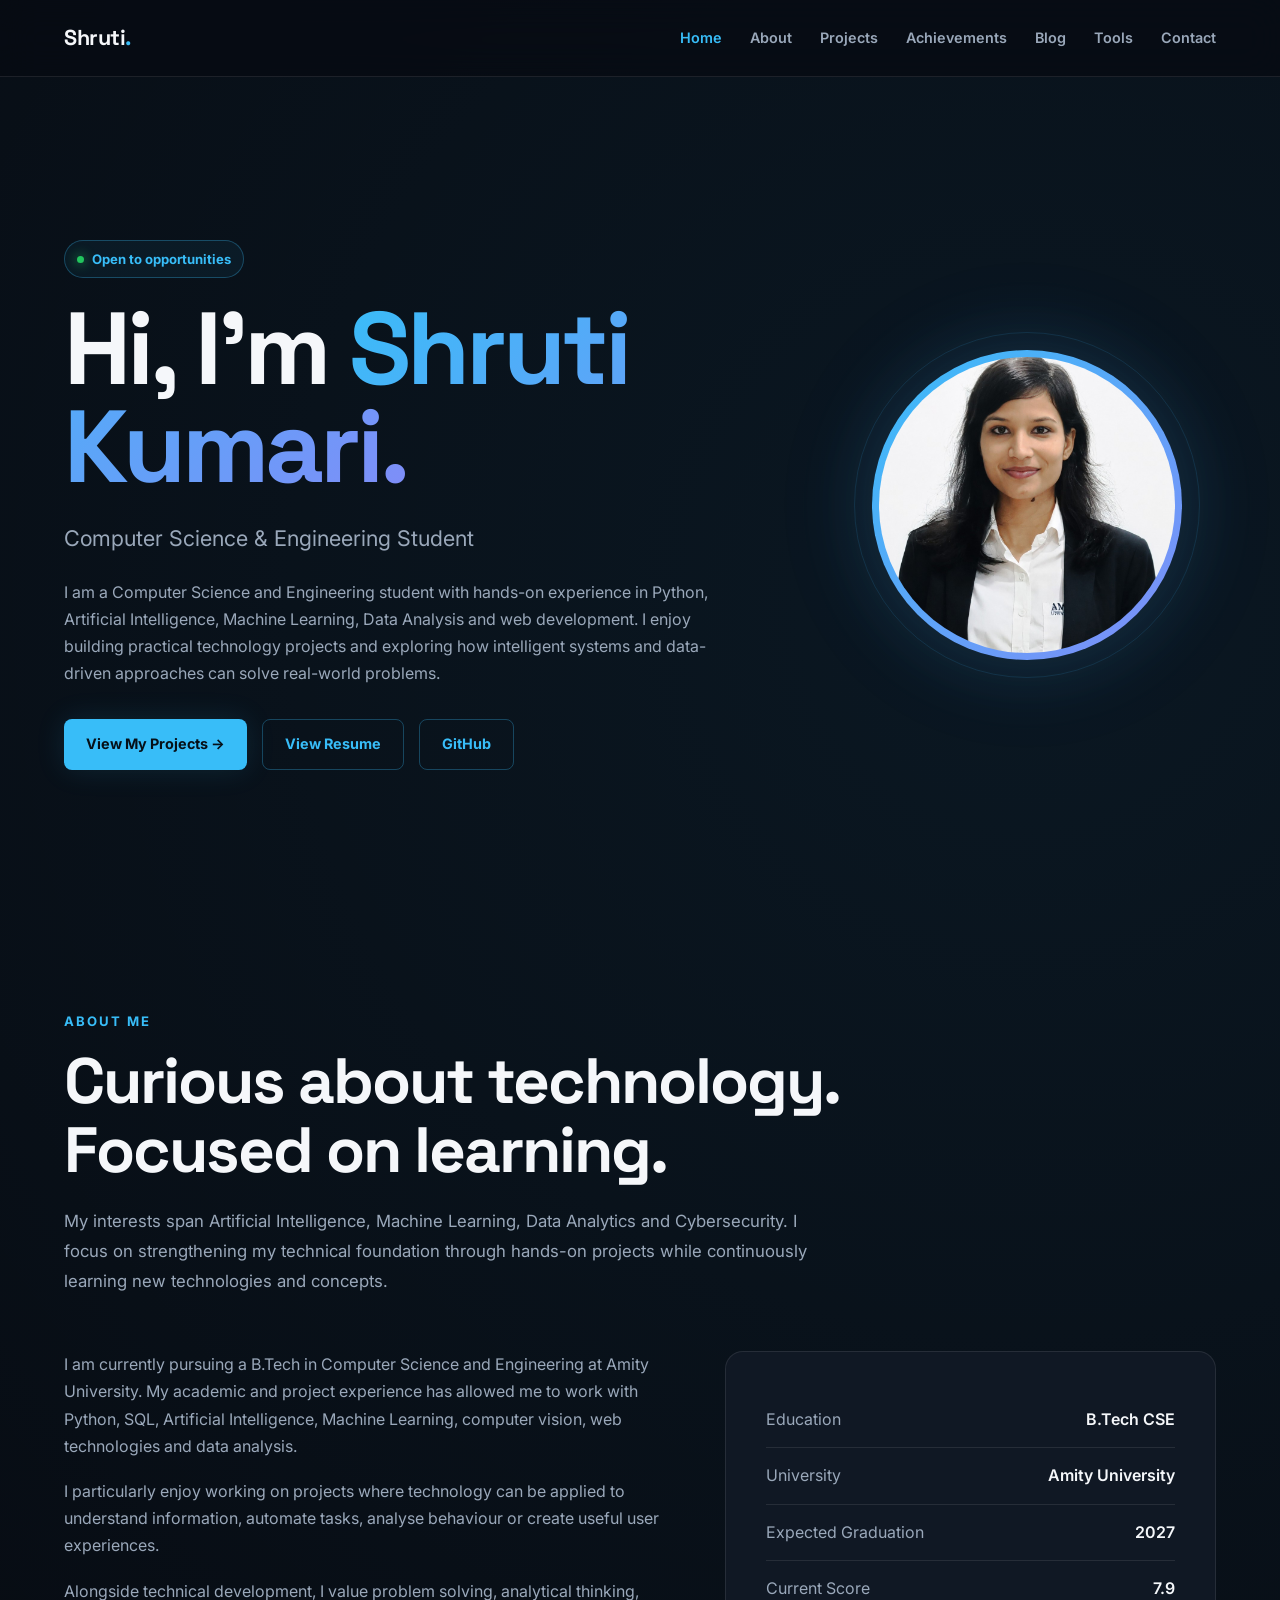
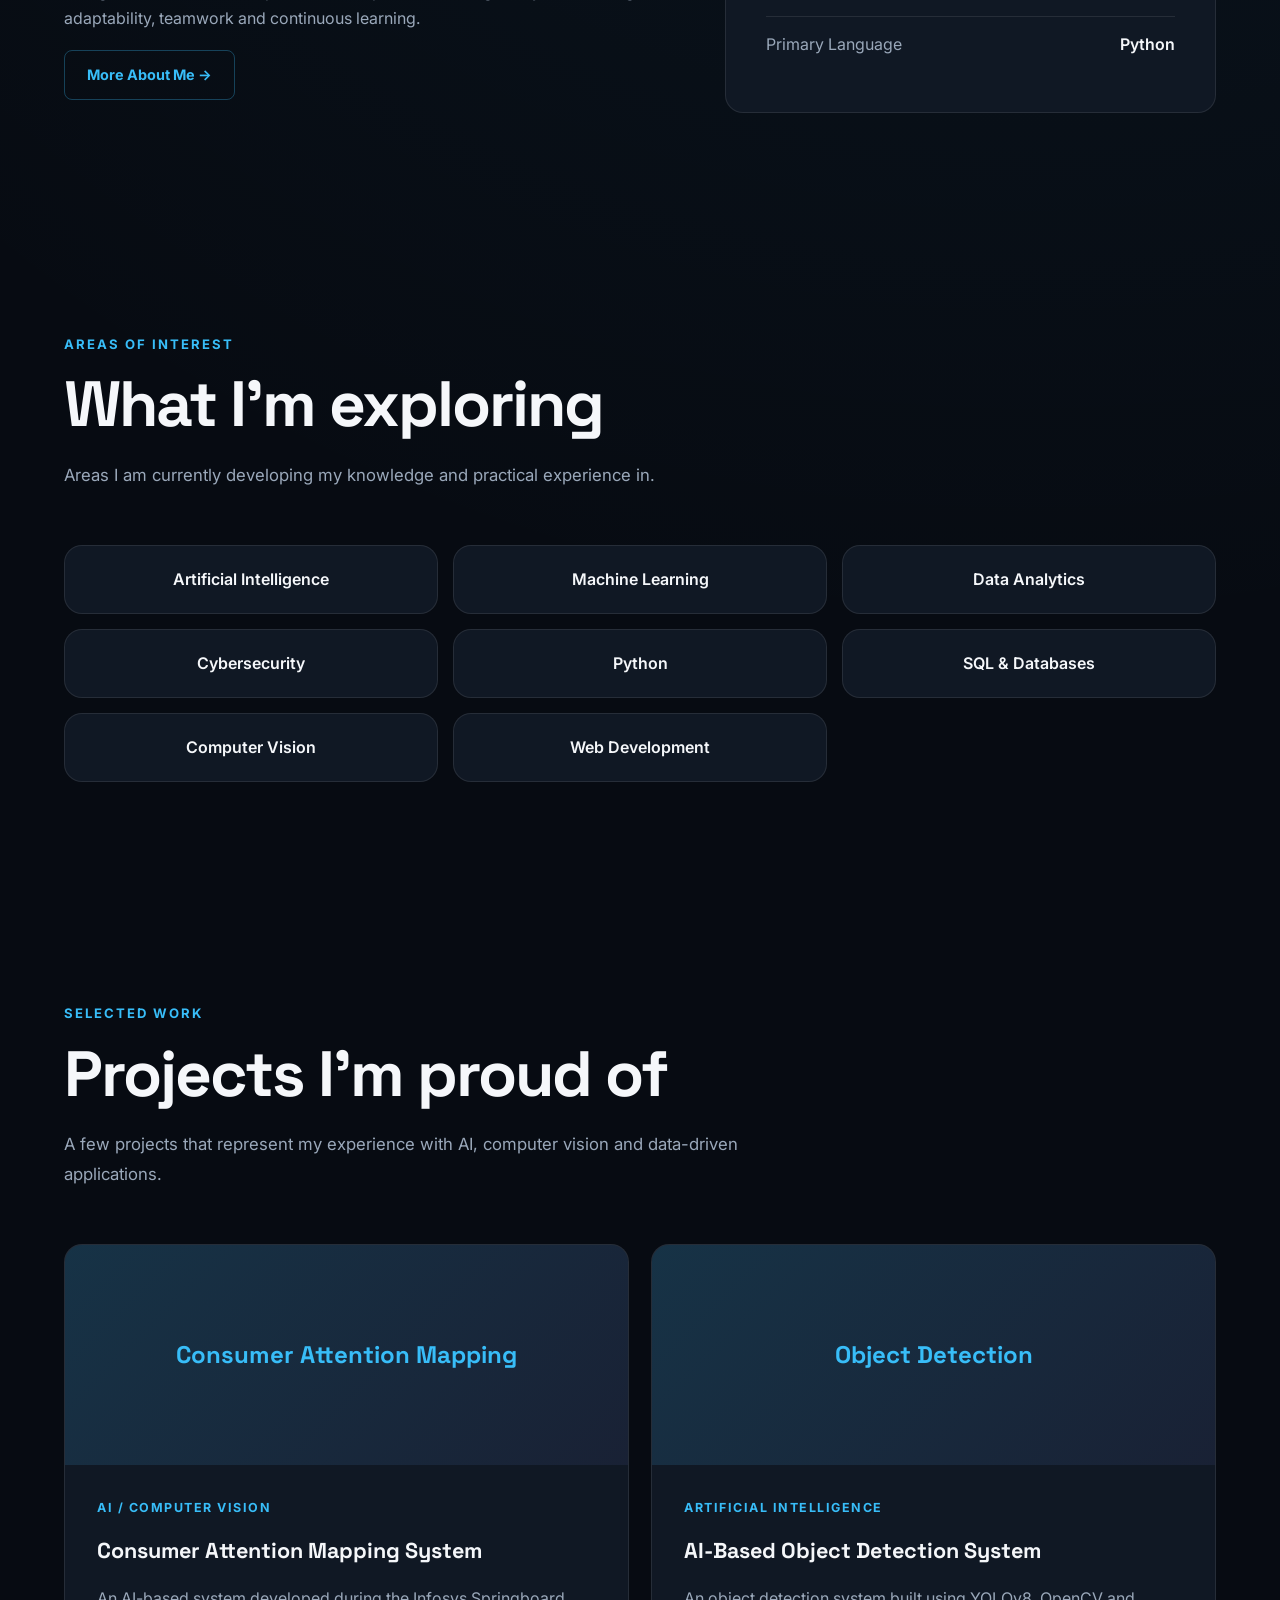
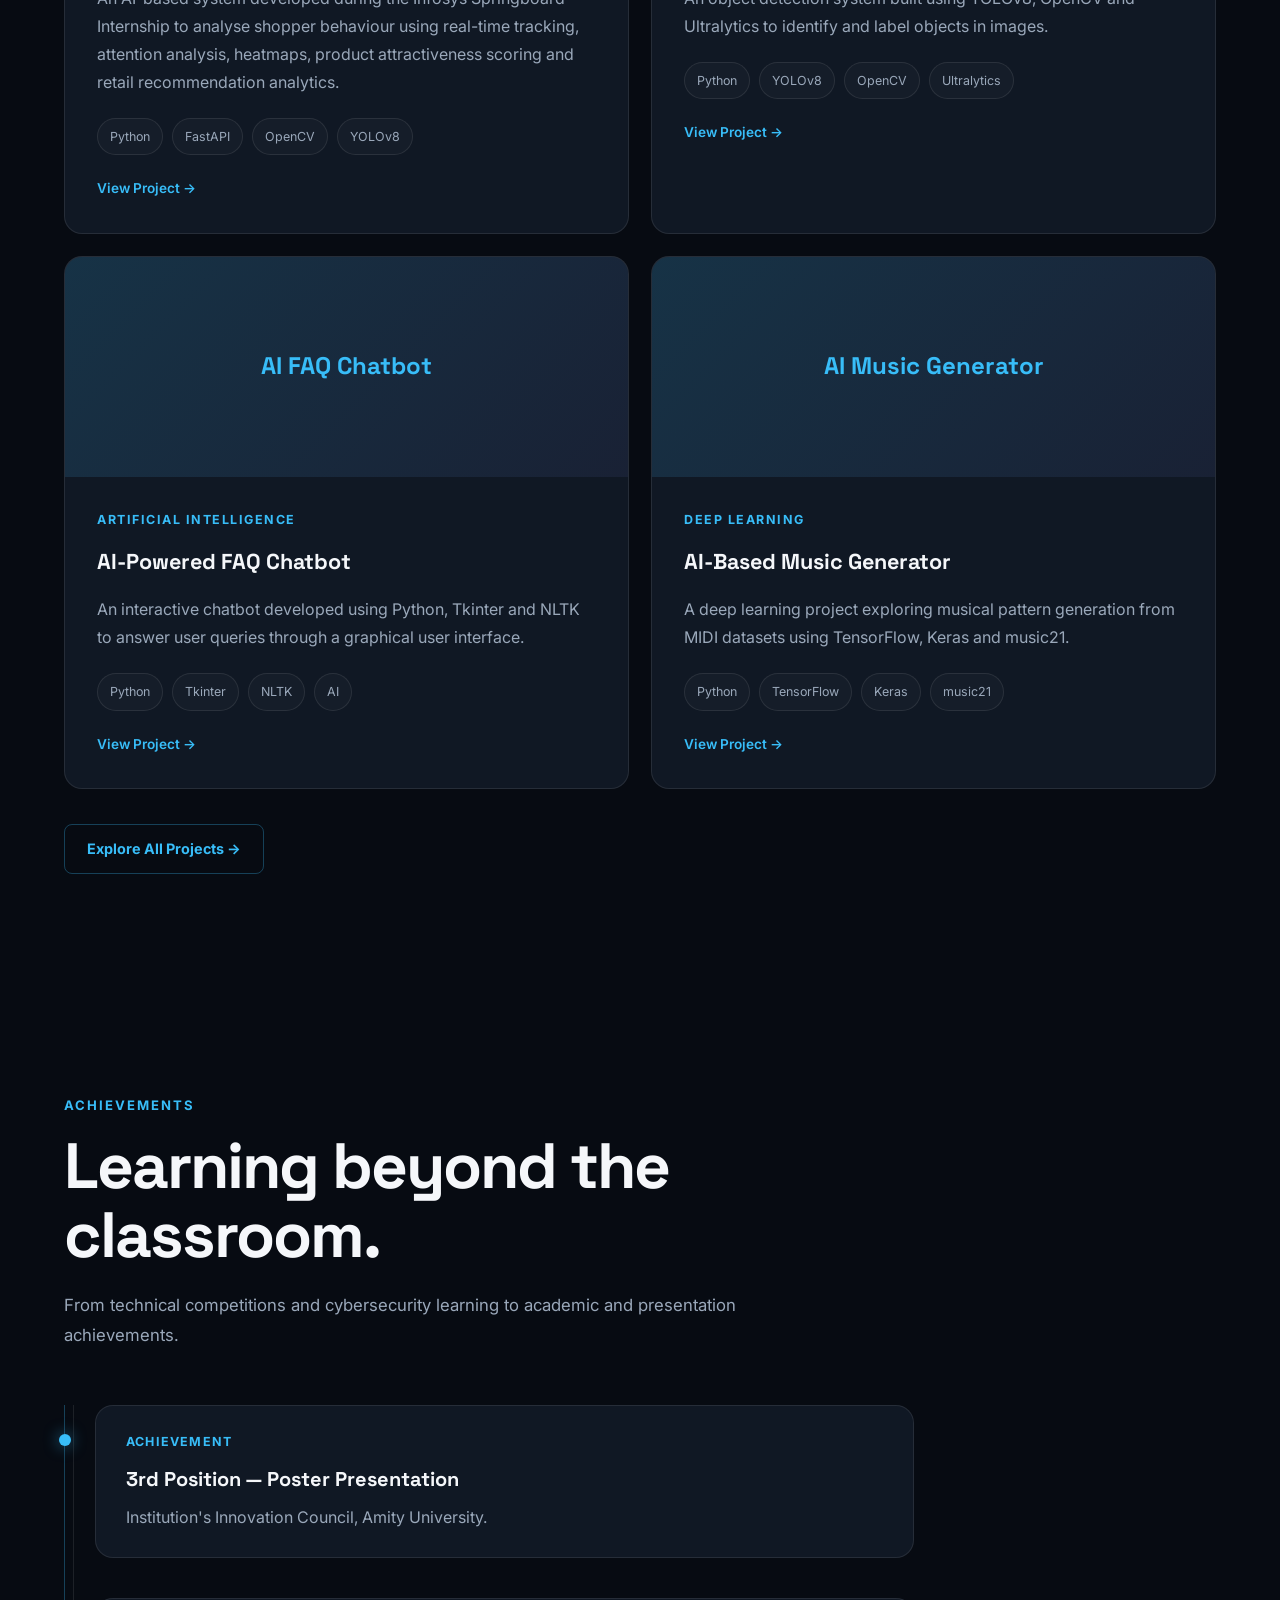
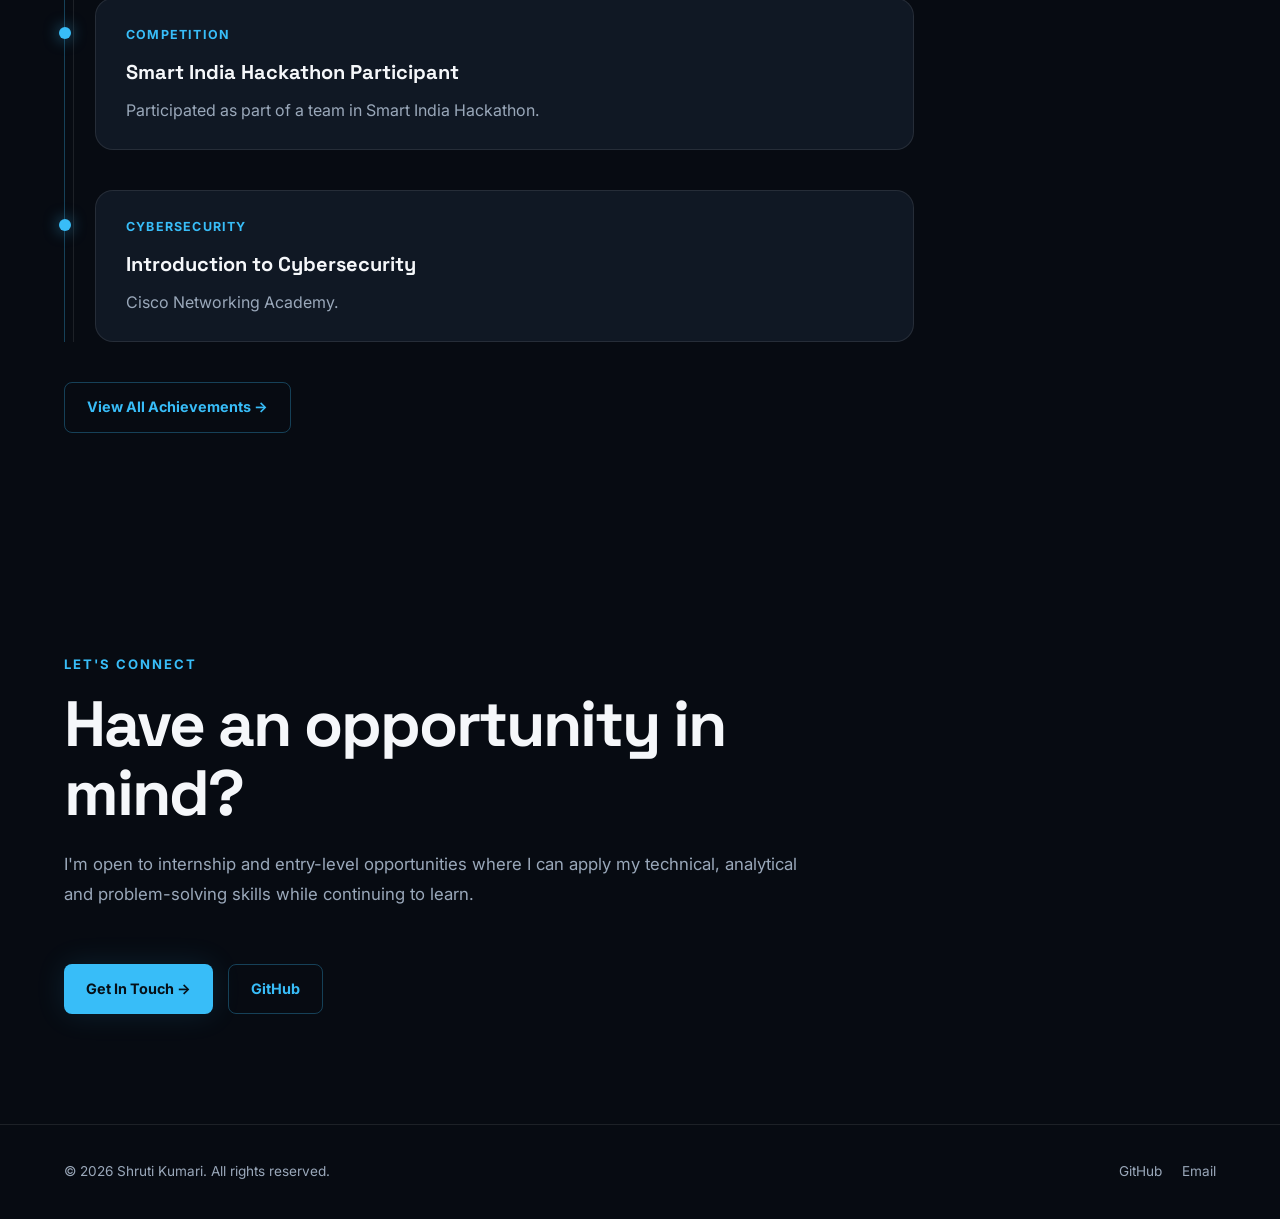
<file: index.html>
<!DOCTYPE html><html lang="en">
<head>
    <meta charset="UTF-8">
    <meta name="viewport" content="width=device-width, initial-scale=1.0"><meta name="description"
      content="Shruti Kumari — Computer Science and Engineering student interested in Artificial Intelligence, Machine Learning, Data Analytics and Cybersecurity.">

<meta name="author" content="Shruti Kumari">

<title>Shruti Kumari | CSE Student</title>

<link rel="stylesheet" href="css/style.css">

</head><body><!-- =========================
     NAVIGATION
========================= --><header class="navbar">
    <div class="container navbar-inner">    <a href="index.html" class="logo">
        Shruti<span>.</span>
    </a>

    <nav>
        <ul class="nav-links">
            <li>
                <a href="index.html" class="active">Home</a>
            </li>

            <li>
                <a href="about.html">About</a>
            </li>

            <li>
                <a href="projects.html">Projects</a>
            </li>

            <li>
                <a href="achievements.html">Achievements</a>
            </li>

            <li>
                <a href="blog.html">Blog</a>
            </li>

            <li>
                <a href="tools.html">Tools</a>
            </li>

            <li>
                <a href="contact.html">Contact</a>
            </li>
        </ul>
    </nav>

    <button class="menu-toggle" aria-label="Open navigation menu">
        ☰
    </button>

</div>

</header><!-- =========================
     HERO
========================= --><main><section class="hero"><div class="container hero-grid">

    <div class="hero-content">

        <div class="hero-eyebrow">
            Open to opportunities
        </div>

        <h1>
            Hi, I'm
            <span class="gradient-text">
                Shruti Kumari.
            </span>
        </h1>

        <p class="hero-subtitle">
            Computer Science & Engineering Student
        </p>

        <p class="hero-description">
            I am a Computer Science and Engineering student with hands-on
            experience in Python, Artificial Intelligence, Machine Learning,
            Data Analysis and web development. I enjoy building practical
            technology projects and exploring how intelligent systems and
            data-driven approaches can solve real-world problems.
        </p>

        <div class="hero-buttons">

            <a href="projects.html" class="btn btn-primary">
                View My Projects →
            </a>

            <a href="documents/resume.pdf"
               class="btn btn-outline"
               target="_blank">
                View Resume
            </a>

            <a href="https://github.com/Shruti142151"
               class="btn btn-outline"
               target="_blank"
               rel="noopener noreferrer">
                GitHub
            </a>

        </div>

    </div>


    <!-- PROFILE PHOTO -->

    <div class="profile-wrapper">

        <div class="profile-frame">

            <img src="images/profile.jpg"
                 alt="Shruti Kumari">

        </div>

    </div>

</div>

</section><!-- =========================
     INTRODUCTION
========================= --><section class="section"><div class="container">

    <div class="section-header reveal">

        <div class="section-label">
            About Me
        </div>

        <h2 class="section-title">
            Curious about technology.
            Focused on learning.
        </h2>

        <p class="section-description">
            My interests span Artificial Intelligence, Machine Learning,
            Data Analytics and Cybersecurity. I focus on strengthening
            my technical foundation through hands-on projects while
            continuously learning new technologies and concepts.
        </p>

    </div>


    <div class="about-grid">

        <div class="about-text reveal">

            <p>
                I am currently pursuing a B.Tech in Computer Science and
                Engineering at Amity University. My academic and project
                experience has allowed me to work with Python, SQL,
                Artificial Intelligence, Machine Learning, computer vision,
                web technologies and data analysis.
            </p>

            <p>
                I particularly enjoy working on projects where technology
                can be applied to understand information, automate tasks,
                analyse behaviour or create useful user experiences.
            </p>

            <p>
                Alongside technical development, I value problem solving,
                analytical thinking, adaptability, teamwork and continuous
                learning.
            </p>

            <a href="about.html" class="btn btn-outline">
                More About Me →
            </a>

        </div>


        <div class="info-card reveal">

            <div class="info-row">
                <span>Education</span>
                <span>B.Tech CSE</span>
            </div>

            <div class="info-row">
                <span>University</span>
                <span>Amity University</span>
            </div>

            <div class="info-row">
                <span>Expected Graduation</span>
                <span>2027</span>
            </div>

            <div class="info-row">
                <span>Current Score</span>
                <span>7.9</span>
            </div>

            <div class="info-row">
                <span>Primary Language</span>
                <span>Python</span>
            </div>

        </div>

    </div>

</div>

</section><!-- =========================
     AREAS OF INTEREST
========================= --><section class="section"><div class="container">

    <div class="section-header reveal">

        <div class="section-label">
            Areas of Interest
        </div>

        <h2 class="section-title">
            What I'm exploring
        </h2>

        <p class="section-description">
            Areas I am currently developing my knowledge and practical
            experience in.
        </p>

    </div>


    <div class="skills-grid">

        <div class="skill reveal">
            Artificial Intelligence
        </div>

        <div class="skill reveal">
            Machine Learning
        </div>

        <div class="skill reveal">
            Data Analytics
        </div>

        <div class="skill reveal">
            Cybersecurity
        </div>

        <div class="skill reveal">
            Python
        </div>

        <div class="skill reveal">
            SQL & Databases
        </div>

        <div class="skill reveal">
            Computer Vision
        </div>

        <div class="skill reveal">
            Web Development
        </div>

    </div>

</div>

</section><!-- =========================
     FEATURED PROJECTS
========================= --><section class="section"><div class="container">

    <div class="section-header reveal">

        <div class="section-label">
            Selected Work
        </div>

        <h2 class="section-title">
            Projects I'm proud of
        </h2>

        <p class="section-description">
            A few projects that represent my experience with AI,
            computer vision and data-driven applications.
        </p>

    </div>


    <div class="projects-grid">


        <!-- PROJECT 1 -->

        <article class="project-card reveal">

            <div class="project-image">
                Consumer Attention Mapping
            </div>

            <div class="project-content">

                <div class="project-category">
                    AI / Computer Vision
                </div>

                <h3>
                    Consumer Attention Mapping System
                </h3>

                <p>
                    An AI-based system developed during the Infosys
                    Springboard Internship to analyse shopper behaviour
                    using real-time tracking, attention analysis,
                    heatmaps, product attractiveness scoring and
                    retail recommendation analytics.
                </p>

                <div class="tags">
                    <span class="tag">Python</span>
                    <span class="tag">FastAPI</span>
                    <span class="tag">OpenCV</span>
                    <span class="tag">YOLOv8</span>
                </div>

                <div class="project-links">

                    <a href="projects.html">
                        View Project →
                    </a>

                </div>

            </div>

        </article>


        <!-- PROJECT 2 -->

        <article class="project-card reveal">

            <div class="project-image">
                Object Detection
            </div>

            <div class="project-content">

                <div class="project-category">
                    Artificial Intelligence
                </div>

                <h3>
                    AI-Based Object Detection System
                </h3>

                <p>
                    An object detection system built using YOLOv8,
                    OpenCV and Ultralytics to identify and label
                    objects in images.
                </p>

                <div class="tags">
                    <span class="tag">Python</span>
                    <span class="tag">YOLOv8</span>
                    <span class="tag">OpenCV</span>
                    <span class="tag">Ultralytics</span>
                </div>

                <div class="project-links">

                    <a href="projects.html">
                        View Project →
                    </a>

                </div>

            </div>

        </article>


        <!-- PROJECT 3 -->

        <article class="project-card reveal">

            <div class="project-image">
                AI FAQ Chatbot
            </div>

            <div class="project-content">

                <div class="project-category">
                    Artificial Intelligence
                </div>

                <h3>
                    AI-Powered FAQ Chatbot
                </h3>

                <p>
                    An interactive chatbot developed using Python,
                    Tkinter and NLTK to answer user queries through
                    a graphical user interface.
                </p>

                <div class="tags">
                    <span class="tag">Python</span>
                    <span class="tag">Tkinter</span>
                    <span class="tag">NLTK</span>
                    <span class="tag">AI</span>
                </div>

                <div class="project-links">

                    <a href="projects.html">
                        View Project →
                    </a>

                </div>

            </div>

        </article>


        <!-- PROJECT 4 -->

        <article class="project-card reveal">

            <div class="project-image">
                AI Music Generator
            </div>

            <div class="project-content">

                <div class="project-category">
                    Deep Learning
                </div>

                <h3>
                    AI-Based Music Generator
                </h3>

                <p>
                    A deep learning project exploring musical pattern
                    generation from MIDI datasets using TensorFlow,
                    Keras and music21.
                </p>

                <div class="tags">
                    <span class="tag">Python</span>
                    <span class="tag">TensorFlow</span>
                    <span class="tag">Keras</span>
                    <span class="tag">music21</span>
                </div>

                <div class="project-links">

                    <a href="projects.html">
                        View Project →
                    </a>

                </div>

            </div>

        </article>

    </div>


    <div style="margin-top: 35px;">

        <a href="projects.html" class="btn btn-outline">
            Explore All Projects →
        </a>

    </div>

</div>

</section><!-- =========================
     ACHIEVEMENT PREVIEW
========================= --><section class="section"><div class="container">

    <div class="section-header reveal">

        <div class="section-label">
            Achievements
        </div>

        <h2 class="section-title">
            Learning beyond the classroom.
        </h2>

        <p class="section-description">
            From technical competitions and cybersecurity learning
            to academic and presentation achievements.
        </p>

    </div>


    <div class="timeline">

        <div class="timeline-item reveal">

            <div class="timeline-date">
                Achievement
            </div>

            <h3>
                3rd Position — Poster Presentation
            </h3>

            <p>
                Institution's Innovation Council,
                Amity University.
            </p>

        </div>


        <div class="timeline-item reveal">

            <div class="timeline-date">
                Competition
            </div>

            <h3>
                Smart India Hackathon Participant
            </h3>

            <p>
                Participated as part of a team in Smart India Hackathon.
            </p>

        </div>


        <div class="timeline-item reveal">

            <div class="timeline-date">
                Cybersecurity
            </div>

            <h3>
                Introduction to Cybersecurity
            </h3>

            <p>
                Cisco Networking Academy.
            </p>

        </div>

    </div>


    <div style="margin-top: 35px;">

        <a href="achievements.html" class="btn btn-outline">
            View All Achievements →
        </a>

    </div>

</div>

</section><!-- =========================
     CONTACT CTA
========================= --><section class="section"><div class="container">

    <div class="section-header reveal">

        <div class="section-label">
            Let's Connect
        </div>

        <h2 class="section-title">
            Have an opportunity in mind?
        </h2>

        <p class="section-description">
            I'm open to internship and entry-level opportunities where
            I can apply my technical, analytical and problem-solving
            skills while continuing to learn.
        </p>

    </div>

    <div class="hero-buttons">

        <a href="contact.html" class="btn btn-primary">
            Get In Touch →
        </a>

        <a href="https://github.com/Shruti142151"
           target="_blank"
           rel="noopener noreferrer"
           class="btn btn-outline">
            GitHub
        </a>

    </div>

</div>

</section></main><!-- =========================
     FOOTER
========================= --><footer><div class="container footer-inner">

    <p>
        © 2026 Shruti Kumari. All rights reserved.
    </p>

    <div class="footer-links">

        <a href="https://github.com/Shruti142151"
           target="_blank"
           rel="noopener noreferrer">
            GitHub
        </a>

        <a href="mailto:shrutisinghrajput142@gmail.com">
            Email
        </a>

    </div>

</div>

</footer><script src="js/script.js"></script></body>
</html>
</file>
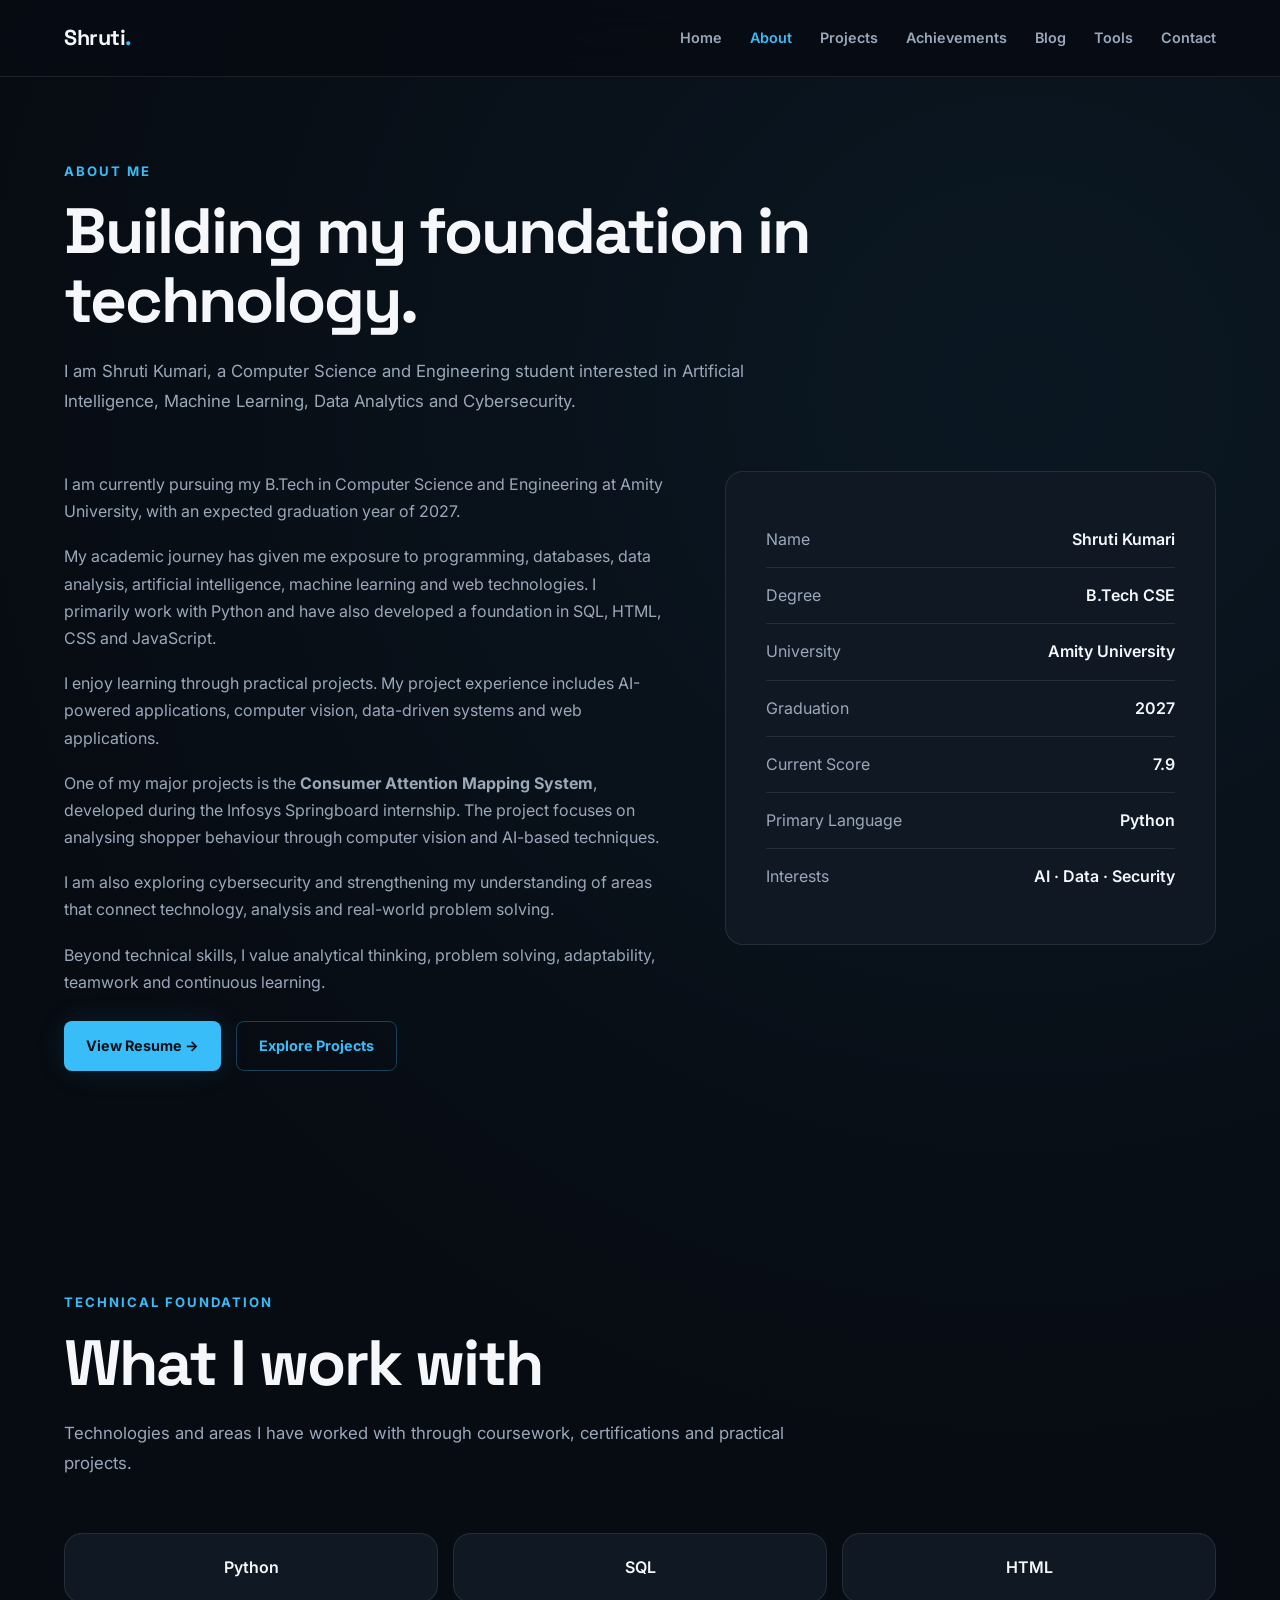
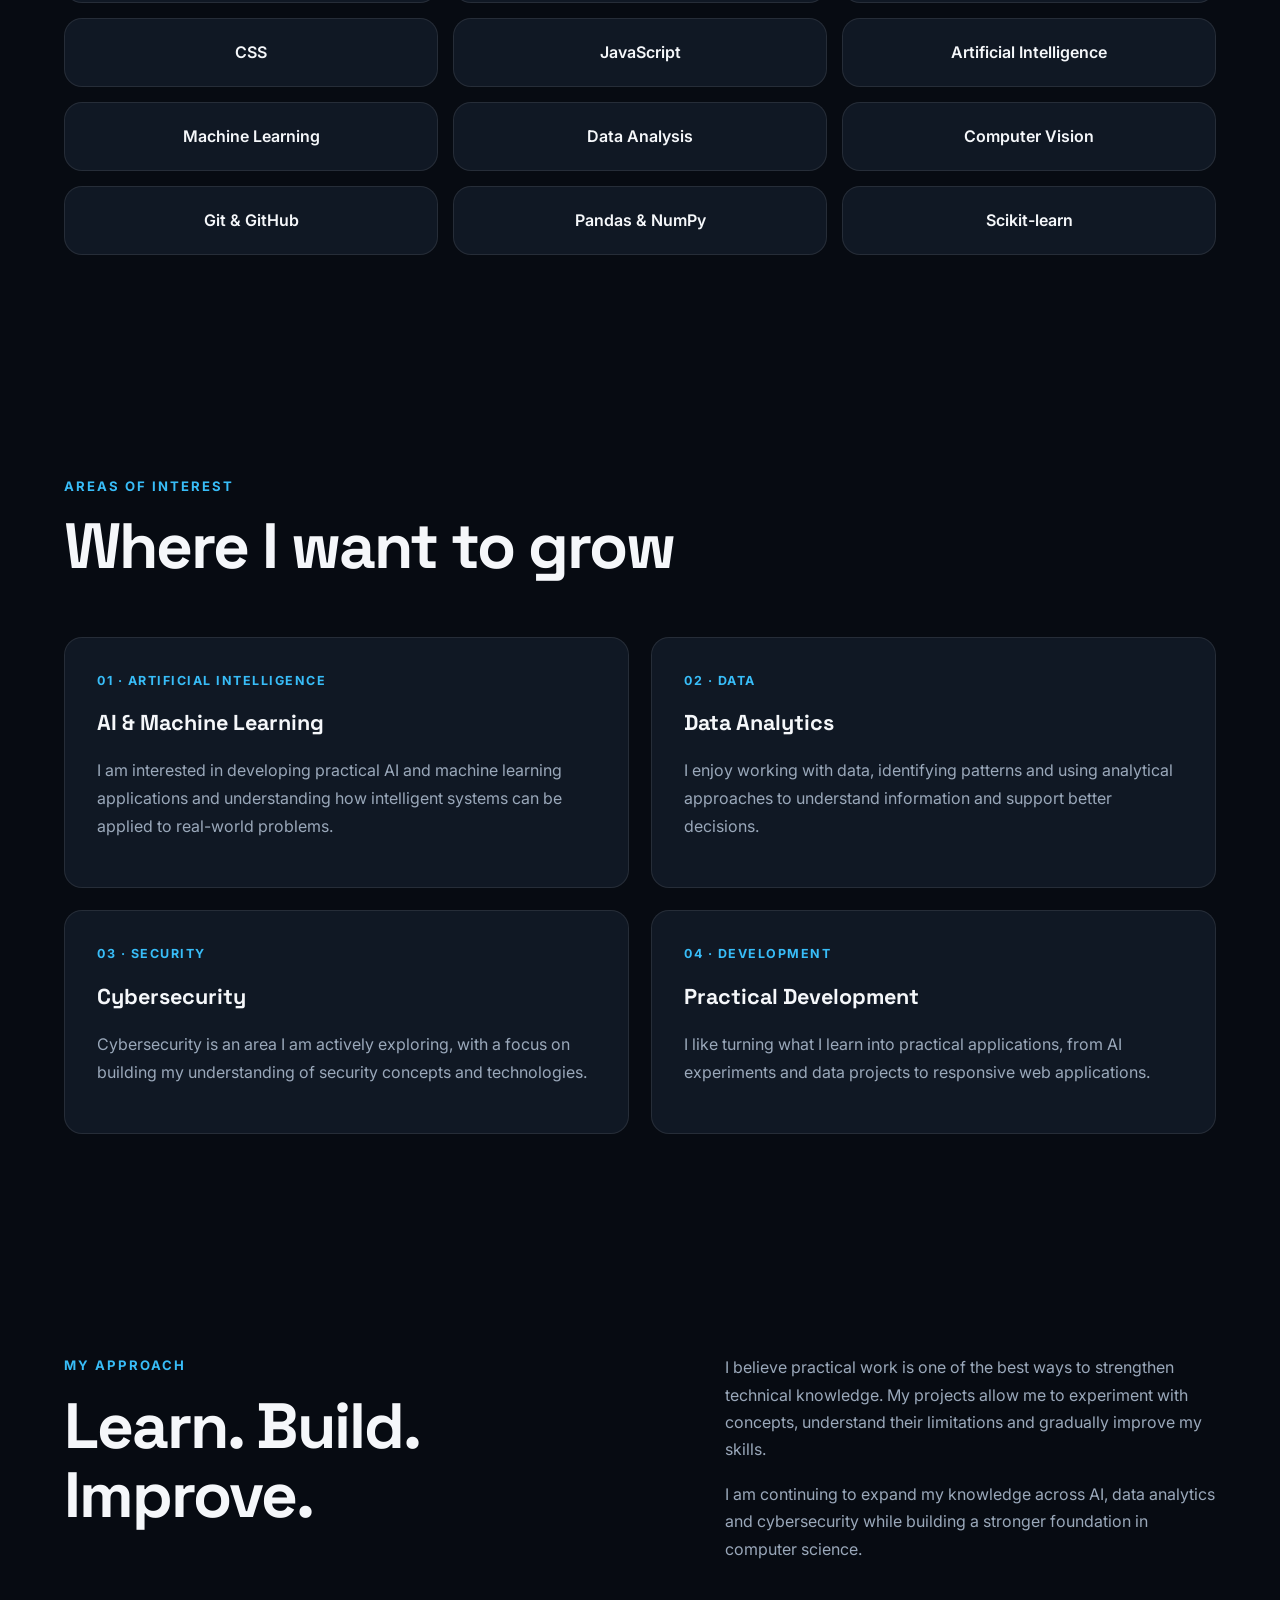
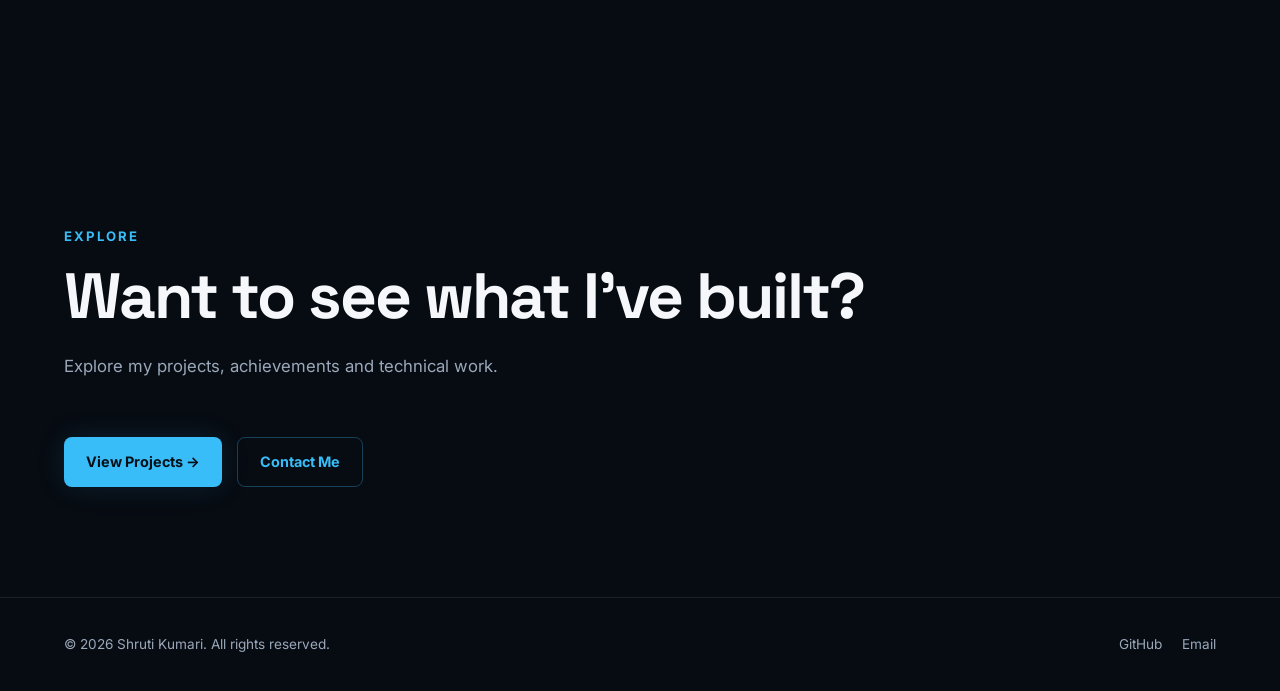
<file: about.html>
<!DOCTYPE html><html lang="en">
<head>
    <meta charset="UTF-8">
    <meta name="viewport" content="width=device-width, initial-scale=1.0"><meta name="description"
      content="About Shruti Kumari — Computer Science and Engineering student interested in AI, Machine Learning, Data Analytics and Cybersecurity.">

<title>About | Shruti Kumari</title>

<link rel="stylesheet" href="css/style.css">

</head><body><!-- =========================
     NAVIGATION
========================= --><header class="navbar">
    <div class="container navbar-inner">    <a href="index.html" class="logo">
        Shruti<span>.</span>
    </a>

    <nav>
        <ul class="nav-links">

            <li>
                <a href="index.html">Home</a>
            </li>

            <li>
                <a href="about.html" class="active">About</a>
            </li>

            <li>
                <a href="projects.html">Projects</a>
            </li>

            <li>
                <a href="achievements.html">Achievements</a>
            </li>

            <li>
                <a href="blog.html">Blog</a>
            </li>

            <li>
                <a href="tools.html">Tools</a>
            </li>

            <li>
                <a href="contact.html">Contact</a>
            </li>

        </ul>
    </nav>

    <button class="menu-toggle" aria-label="Open navigation menu">
        ☰
    </button>

</div>

</header><!-- =========================
     ABOUT HEADER
========================= --><main><section class="section" style="padding-top: 160px;"><div class="container">

    <div class="section-header reveal">

        <div class="section-label">
            About Me
        </div>

        <h1 class="section-title">
            Building my foundation
            in technology.
        </h1>

        <p class="section-description">
            I am Shruti Kumari, a Computer Science and Engineering
            student interested in Artificial Intelligence, Machine
            Learning, Data Analytics and Cybersecurity.
        </p>

    </div>


    <!-- =========================
         ABOUT CONTENT
    ========================= -->

    <div class="about-grid">

        <div class="about-text reveal">

            <p>
                I am currently pursuing my B.Tech in Computer Science
                and Engineering at Amity University, with an expected
                graduation year of 2027.
            </p>

            <p>
                My academic journey has given me exposure to programming,
                databases, data analysis, artificial intelligence,
                machine learning and web technologies. I primarily work
                with Python and have also developed a foundation in SQL,
                HTML, CSS and JavaScript.
            </p>

            <p>
                I enjoy learning through practical projects. My project
                experience includes AI-powered applications, computer
                vision, data-driven systems and web applications.
            </p>

            <p>
                One of my major projects is the
                <strong>Consumer Attention Mapping System</strong>,
                developed during the Infosys Springboard internship.
                The project focuses on analysing shopper behaviour
                through computer vision and AI-based techniques.
            </p>

            <p>
                I am also exploring cybersecurity and strengthening
                my understanding of areas that connect technology,
                analysis and real-world problem solving.
            </p>

            <p>
                Beyond technical skills, I value analytical thinking,
                problem solving, adaptability, teamwork and continuous
                learning.
            </p>

            <div class="hero-buttons" style="margin-top: 25px;">

                <a href="documents/resume.pdf"
                   class="btn btn-primary"
                   target="_blank">
                    View Resume →
                </a>

                <a href="projects.html"
                   class="btn btn-outline">
                    Explore Projects
                </a>

            </div>

        </div>


        <!-- =========================
             PROFILE CARD
        ========================= -->

        <div class="info-card reveal">

            <div class="info-row">
                <span>Name</span>
                <span>Shruti Kumari</span>
            </div>

            <div class="info-row">
                <span>Degree</span>
                <span>B.Tech CSE</span>
            </div>

            <div class="info-row">
                <span>University</span>
                <span>Amity University</span>
            </div>

            <div class="info-row">
                <span>Graduation</span>
                <span>2027</span>
            </div>

            <div class="info-row">
                <span>Current Score</span>
                <span>7.9</span>
            </div>

            <div class="info-row">
                <span>Primary Language</span>
                <span>Python</span>
            </div>

            <div class="info-row">
                <span>Interests</span>
                <span>AI · Data · Security</span>
            </div>

        </div>

    </div>

</div>

</section><!-- =========================
     WHAT I WORK WITH
========================= --><section class="section"><div class="container">

    <div class="section-header reveal">

        <div class="section-label">
            Technical Foundation
        </div>

        <h2 class="section-title">
            What I work with
        </h2>

        <p class="section-description">
            Technologies and areas I have worked with through
            coursework, certifications and practical projects.
        </p>

    </div>


    <div class="skills-grid">

        <div class="skill reveal">
            Python
        </div>

        <div class="skill reveal">
            SQL
        </div>

        <div class="skill reveal">
            HTML
        </div>

        <div class="skill reveal">
            CSS
        </div>

        <div class="skill reveal">
            JavaScript
        </div>

        <div class="skill reveal">
            Artificial Intelligence
        </div>

        <div class="skill reveal">
            Machine Learning
        </div>

        <div class="skill reveal">
            Data Analysis
        </div>

        <div class="skill reveal">
            Computer Vision
        </div>

        <div class="skill reveal">
            Git & GitHub
        </div>

        <div class="skill reveal">
            Pandas & NumPy
        </div>

        <div class="skill reveal">
            Scikit-learn
        </div>

    </div>

</div>

</section><!-- =========================
     AREAS OF INTEREST
========================= --><section class="section"><div class="container">

    <div class="section-header reveal">

        <div class="section-label">
            Areas of Interest
        </div>

        <h2 class="section-title">
            Where I want to grow
        </h2>

    </div>


    <div class="projects-grid">

        <article class="project-card reveal">

            <div class="project-content">

                <div class="project-category">
                    01 · Artificial Intelligence
                </div>

                <h3>
                    AI & Machine Learning
                </h3>

                <p>
                    I am interested in developing practical AI and
                    machine learning applications and understanding
                    how intelligent systems can be applied to
                    real-world problems.
                </p>

            </div>

        </article>


        <article class="project-card reveal">

            <div class="project-content">

                <div class="project-category">
                    02 · Data
                </div>

                <h3>
                    Data Analytics
                </h3>

                <p>
                    I enjoy working with data, identifying patterns
                    and using analytical approaches to understand
                    information and support better decisions.
                </p>

            </div>

        </article>


        <article class="project-card reveal">

            <div class="project-content">

                <div class="project-category">
                    03 · Security
                </div>

                <h3>
                    Cybersecurity
                </h3>

                <p>
                    Cybersecurity is an area I am actively exploring,
                    with a focus on building my understanding of
                    security concepts and technologies.
                </p>

            </div>

        </article>


        <article class="project-card reveal">

            <div class="project-content">

                <div class="project-category">
                    04 · Development
                </div>

                <h3>
                    Practical Development
                </h3>

                <p>
                    I like turning what I learn into practical
                    applications, from AI experiments and data
                    projects to responsive web applications.
                </p>

            </div>

        </article>

    </div>

</div>

</section><!-- =========================
     LEARNING APPROACH
========================= --><section class="section"><div class="container">

    <div class="about-grid">

        <div class="section-header reveal">

            <div class="section-label">
                My Approach
            </div>

            <h2 class="section-title">
                Learn. Build.
                Improve.
            </h2>

        </div>

        <div class="about-text reveal">

            <p>
                I believe practical work is one of the best ways
                to strengthen technical knowledge. My projects
                allow me to experiment with concepts, understand
                their limitations and gradually improve my skills.
            </p>

            <p>
                I am continuing to expand my knowledge across AI,
                data analytics and cybersecurity while building
                a stronger foundation in computer science.
            </p>

        </div>

    </div>

</div>

</section><!-- =========================
     CTA
========================= --><section class="section"><div class="container">

    <div class="section-header reveal">

        <div class="section-label">
            Explore
        </div>

        <h2 class="section-title">
            Want to see what I've built?
        </h2>

        <p class="section-description">
            Explore my projects, achievements and technical work.
        </p>

    </div>

    <div class="hero-buttons">

        <a href="projects.html"
           class="btn btn-primary">
            View Projects →
        </a>

        <a href="contact.html"
           class="btn btn-outline">
            Contact Me
        </a>

    </div>

</div>

</section></main><!-- =========================
     FOOTER
========================= --><footer><div class="container footer-inner">

    <p>
        © 2026 Shruti Kumari. All rights reserved.
    </p>

    <div class="footer-links">

        <a href="https://github.com/Shruti142151"
           target="_blank"
           rel="noopener noreferrer">
            GitHub
        </a>

        <a href="mailto:shrutisinghrajput142@gmail.com">
            Email
        </a>

    </div>

</div>

</footer><script src="js/script.js"></script></body>
</html>
</file>
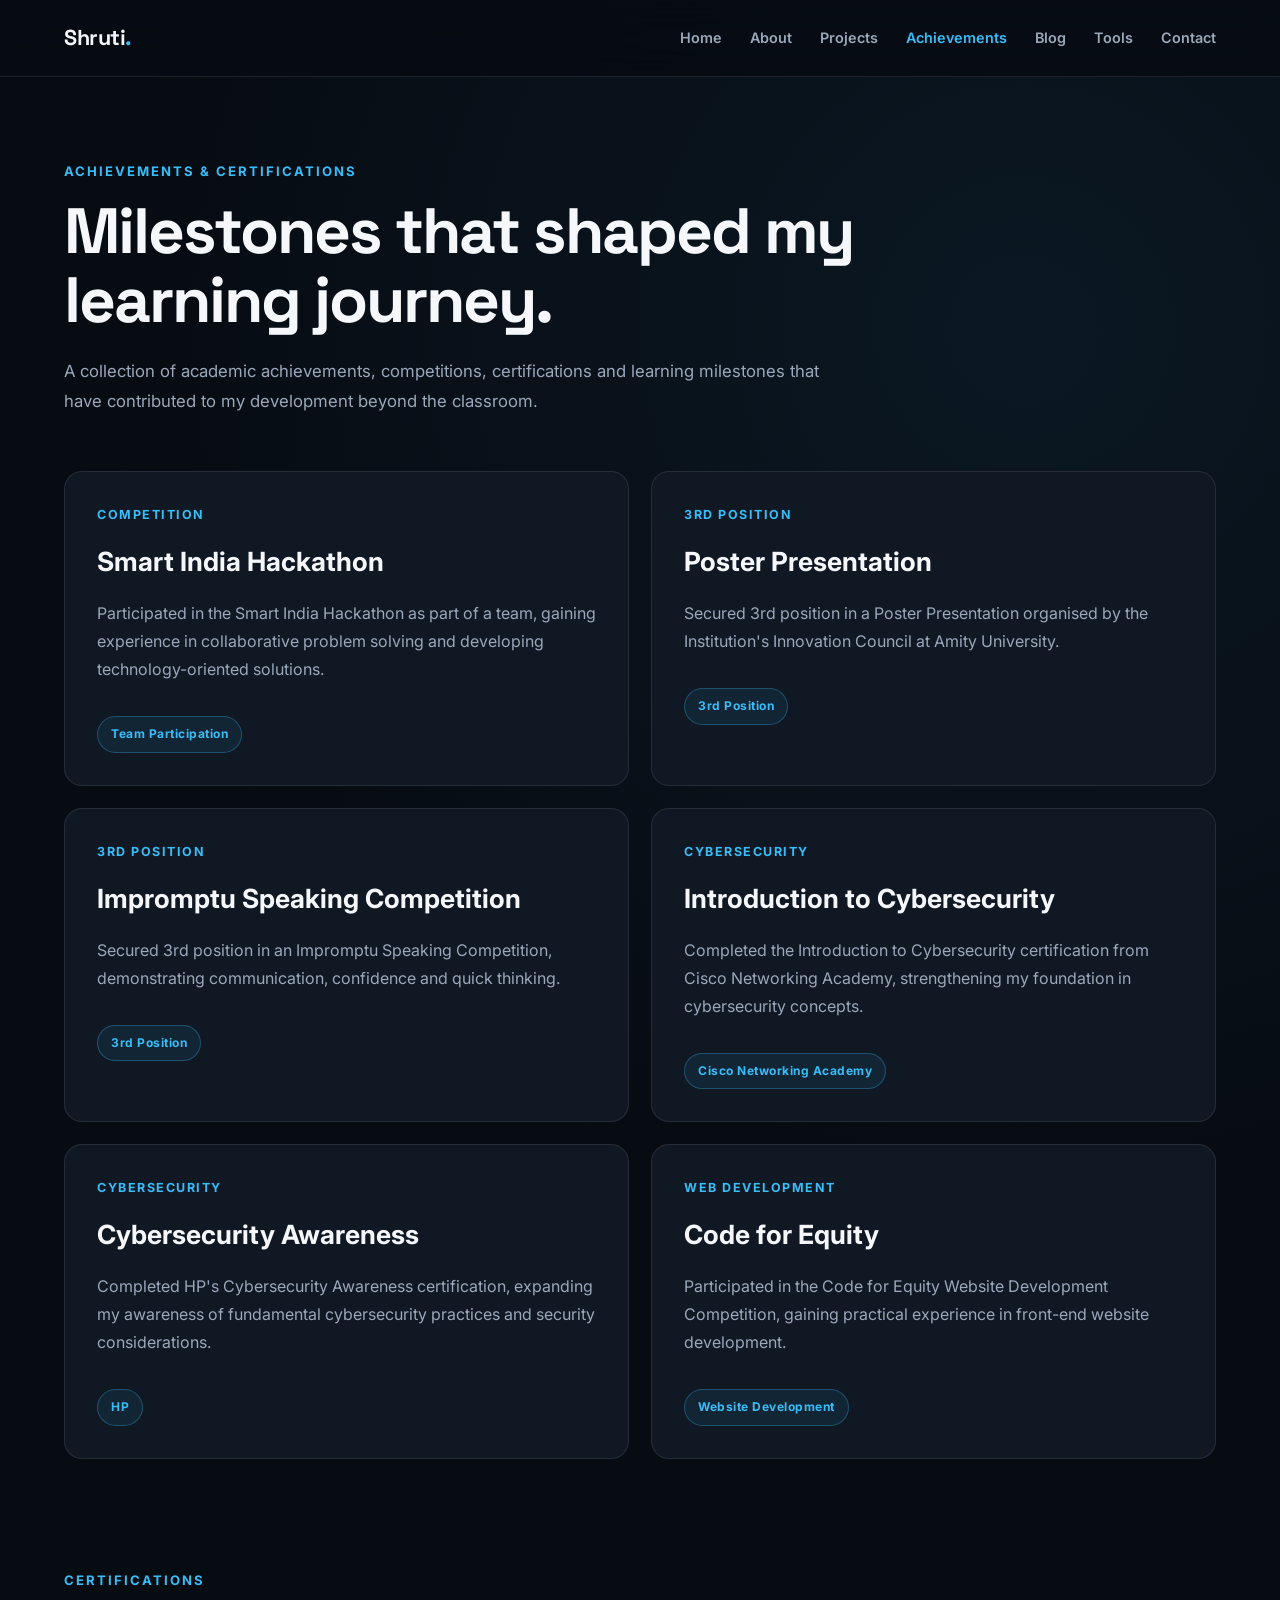
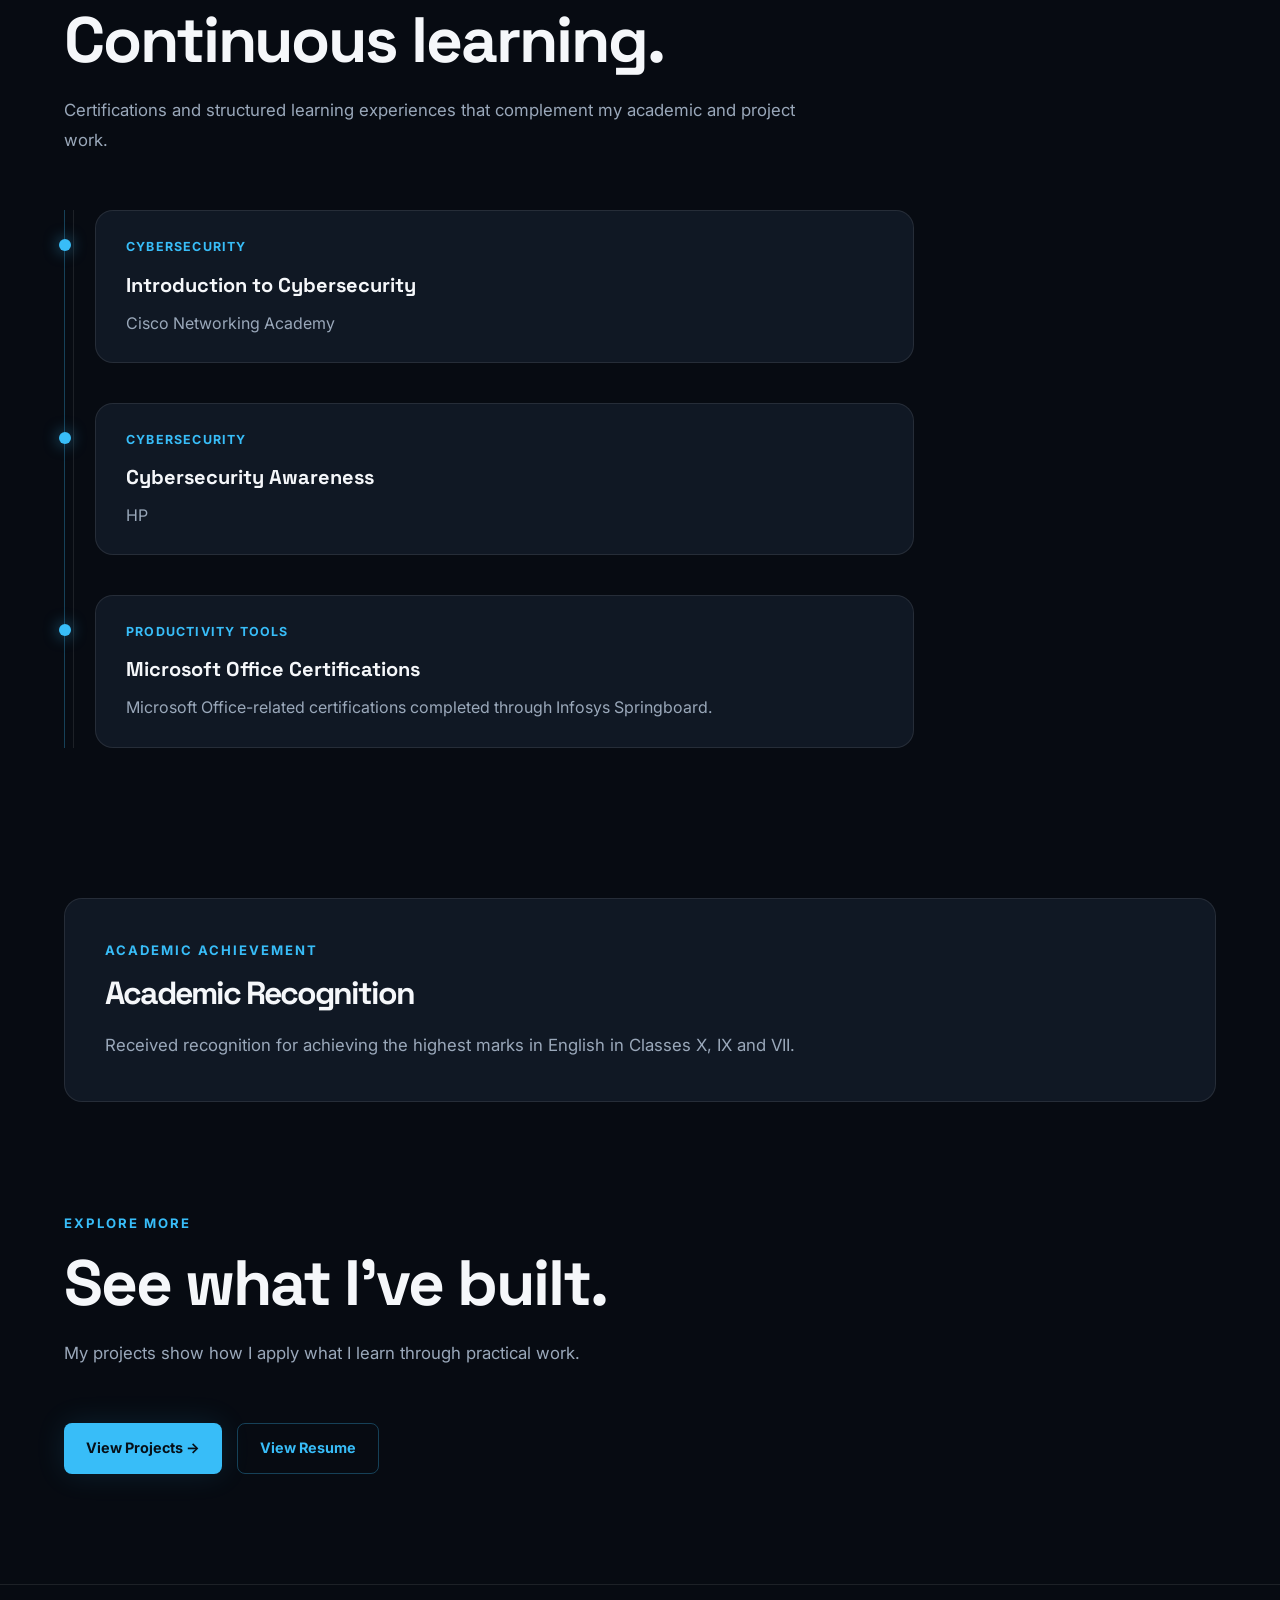
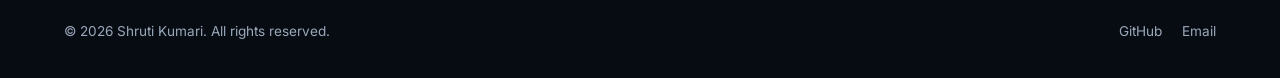
<file: achievements.html>
<!DOCTYPE html><html lang="en">
<head>
    <meta charset="UTF-8">
    <meta name="viewport" content="width=device-width, initial-scale=1.0"><meta name="description"
      content="Achievements and certifications of Shruti Kumari.">

<title>Achievements | Shruti Kumari</title>

<link rel="stylesheet" href="css/style.css">

</head><body><!-- =========================
     NAVIGATION
========================= --><header class="navbar"><div class="container navbar-inner">

    <a href="index.html" class="logo">
        Shruti<span>.</span>
    </a>

    <nav>

        <ul class="nav-links">

            <li>
                <a href="index.html">Home</a>
            </li>

            <li>
                <a href="about.html">About</a>
            </li>

            <li>
                <a href="projects.html">Projects</a>
            </li>

            <li>
                <a href="achievements.html" class="active">
                    Achievements
                </a>
            </li>

            <li>
                <a href="blog.html">Blog</a>
            </li>

            <li>
                <a href="tools.html">Tools</a>
            </li>

            <li>
                <a href="contact.html">Contact</a>
            </li>

        </ul>

    </nav>

    <button class="menu-toggle" aria-label="Open navigation menu">
        ☰
    </button>

</div>

</header><!-- =========================
     ACHIEVEMENTS HEADER
========================= --><main><section class="section" style="padding-top: 160px;"><div class="container">

    <div class="section-header reveal">

        <div class="section-label">
            Achievements & Certifications
        </div>

        <h1 class="section-title">
            Milestones that shaped
            my learning journey.
        </h1>

        <p class="section-description">
            A collection of academic achievements, competitions,
            certifications and learning milestones that have
            contributed to my development beyond the classroom.
        </p>

    </div>


    <!-- =========================
         HIGHLIGHTS
    ========================= -->

    <div class="projects-grid">


        <!-- ACHIEVEMENT 1 -->

        <article class="project-card reveal">

            <div class="project-content">

                <div class="project-category">
                    Competition
                </div>

                <h2>
                    Smart India Hackathon
                </h2>

                <p>
                    Participated in the Smart India Hackathon as
                    part of a team, gaining experience in collaborative
                    problem solving and developing technology-oriented
                    solutions.
                </p>

                <div class="badge">
                    Team Participation
                </div>

            </div>

        </article>


        <!-- ACHIEVEMENT 2 -->

        <article class="project-card reveal">

            <div class="project-content">

                <div class="project-category">
                    3rd Position
                </div>

                <h2>
                    Poster Presentation
                </h2>

                <p>
                    Secured 3rd position in a Poster Presentation
                    organised by the Institution's Innovation Council
                    at Amity University.
                </p>

                <div class="badge">
                    3rd Position
                </div>

            </div>

        </article>


        <!-- ACHIEVEMENT 3 -->

        <article class="project-card reveal">

            <div class="project-content">

                <div class="project-category">
                    3rd Position
                </div>

                <h2>
                    Impromptu Speaking Competition
                </h2>

                <p>
                    Secured 3rd position in an Impromptu Speaking
                    Competition, demonstrating communication,
                    confidence and quick thinking.
                </p>

                <div class="badge">
                    3rd Position
                </div>

            </div>

        </article>


        <!-- ACHIEVEMENT 4 -->

        <article class="project-card reveal">

            <div class="project-content">

                <div class="project-category">
                    Cybersecurity
                </div>

                <h2>
                    Introduction to Cybersecurity
                </h2>

                <p>
                    Completed the Introduction to Cybersecurity
                    certification from Cisco Networking Academy,
                    strengthening my foundation in cybersecurity
                    concepts.
                </p>

                <div class="badge">
                    Cisco Networking Academy
                </div>

            </div>

        </article>


        <!-- ACHIEVEMENT 5 -->

        <article class="project-card reveal">

            <div class="project-content">

                <div class="project-category">
                    Cybersecurity
                </div>

                <h2>
                    Cybersecurity Awareness
                </h2>

                <p>
                    Completed HP's Cybersecurity Awareness certification,
                    expanding my awareness of fundamental cybersecurity
                    practices and security considerations.
                </p>

                <div class="badge">
                    HP
                </div>

            </div>

        </article>


        <!-- ACHIEVEMENT 6 -->

        <article class="project-card reveal">

            <div class="project-content">

                <div class="project-category">
                    Web Development
                </div>

                <h2>
                    Code for Equity
                </h2>

                <p>
                    Participated in the Code for Equity Website
                    Development Competition, gaining practical
                    experience in front-end website development.
                </p>

                <div class="badge">
                    Website Development
                </div>

            </div>

        </article>

    </div>


    <!-- =========================
         CERTIFICATIONS
    ========================= -->

    <div class="section-header reveal"
         style="margin-top: 110px;">

        <div class="section-label">
            Certifications
        </div>

        <h2 class="section-title">
            Continuous learning.
        </h2>

        <p class="section-description">
            Certifications and structured learning experiences that
            complement my academic and project work.
        </p>

    </div>


    <div class="timeline">


        <!-- CERTIFICATION 1 -->

        <div class="timeline-item reveal">

            <div class="timeline-date">
                Cybersecurity
            </div>

            <h3>
                Introduction to Cybersecurity
            </h3>

            <p>
                Cisco Networking Academy
            </p>

        </div>


        <!-- CERTIFICATION 2 -->

        <div class="timeline-item reveal">

            <div class="timeline-date">
                Cybersecurity
            </div>

            <h3>
                Cybersecurity Awareness
            </h3>

            <p>
                HP
            </p>

        </div>


        <!-- CERTIFICATION 3 -->

        <div class="timeline-item reveal">

            <div class="timeline-date">
                Productivity Tools
            </div>

            <h3>
                Microsoft Office Certifications
            </h3>

            <p>
                Microsoft Office-related certifications completed
                through Infosys Springboard.
            </p>

        </div>

    </div>


    <!-- =========================
         ACADEMIC ACHIEVEMENT
    ========================= -->

    <section class="section"
             style="padding-bottom: 0;">

        <div class="info-card reveal">

            <div class="section-label">
                Academic Achievement
            </div>

            <h2 class="section-title"
                style="font-size: 2rem;">

                Academic Recognition

            </h2>

            <p class="section-description">

                Received recognition for achieving the highest marks
                in English in Classes X, IX and VII.

            </p>

        </div>

    </section>


    <!-- =========================
         CTA
    ========================= -->

    <section class="section"
             style="padding-bottom: 0;">

        <div class="section-header reveal">

            <div class="section-label">
                Explore More
            </div>

            <h2 class="section-title">
                See what I've built.
            </h2>

            <p class="section-description">
                My projects show how I apply what I learn through
                practical work.
            </p>

        </div>

        <div class="hero-buttons">

            <a href="projects.html"
               class="btn btn-primary">
                View Projects →
            </a>

            <a href="documents/resume.pdf"
               class="btn btn-outline"
               target="_blank">
                View Resume
            </a>

        </div>

    </section>

</div>

</section></main><!-- =========================
     FOOTER
========================= --><footer><div class="container footer-inner">

    <p>
        © 2026 Shruti Kumari. All rights reserved.
    </p>

    <div class="footer-links">

        <a href="https://github.com/Shruti142151"
           target="_blank"
           rel="noopener noreferrer">
            GitHub
        </a>

        <a href="mailto:shrutisinghrajput142@gmail.com">
            Email
        </a>

    </div>

</div>

</footer>
    <script src="js/script.js"></script>
</body>
</html>
</file>
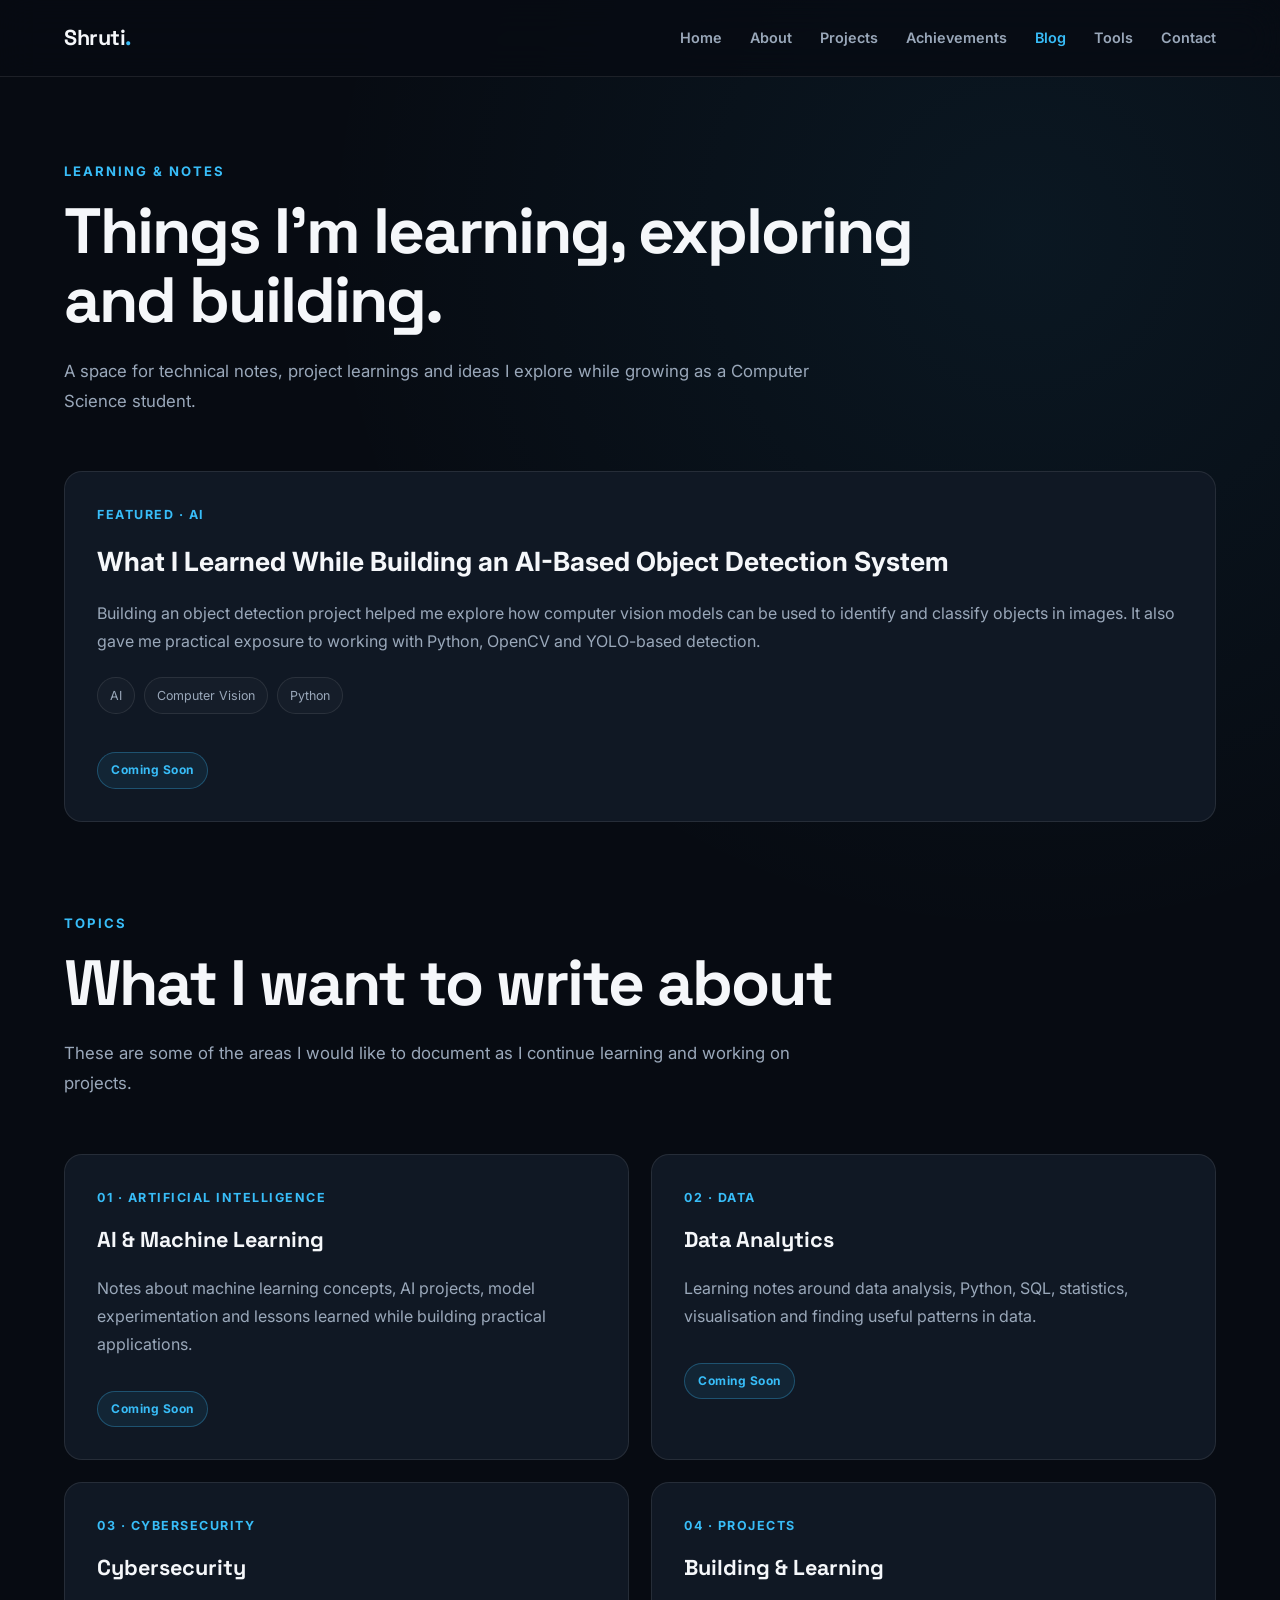
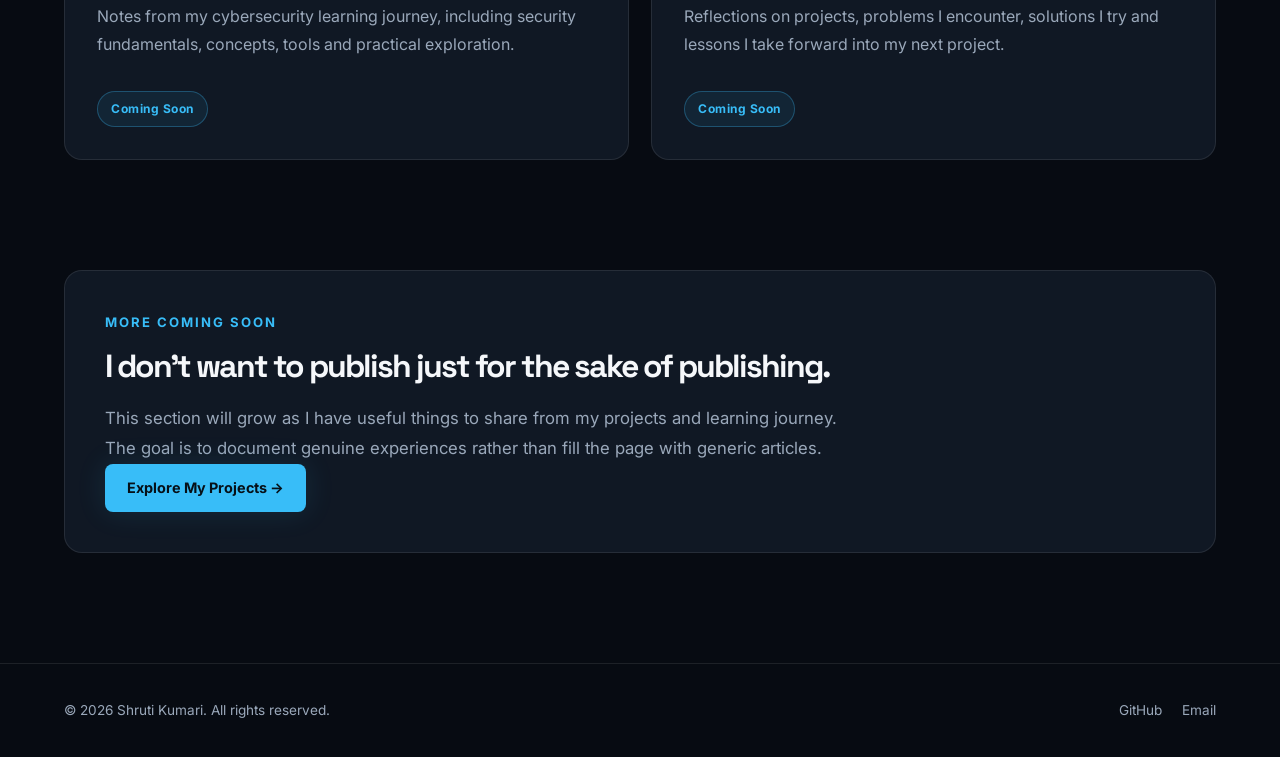
<file: blog.html>
<!DOCTYPE html><html lang="en">
<head>
    <meta charset="UTF-8">
    <meta name="viewport" content="width=device-width, initial-scale=1.0"><meta name="description"
      content="Learning notes and technical interests of Shruti Kumari.">

<title>Blog | Shruti Kumari</title>

<link rel="stylesheet" href="css/style.css">

</head><body><!-- =========================
     NAVIGATION
========================= --><header class="navbar"><div class="container navbar-inner">

    <a href="index.html" class="logo">
        Shruti<span>.</span>
    </a>

    <nav>
        <ul class="nav-links">

            <li>
                <a href="index.html">Home</a>
            </li>

            <li>
                <a href="about.html">About</a>
            </li>

            <li>
                <a href="projects.html">Projects</a>
            </li>

            <li>
                <a href="achievements.html">Achievements</a>
            </li>

            <li>
                <a href="blog.html" class="active">Blog</a>
            </li>

            <li>
                <a href="tools.html">Tools</a>
            </li>

            <li>
                <a href="contact.html">Contact</a>
            </li>

        </ul>
    </nav>

    <button class="menu-toggle" aria-label="Open navigation menu">
        ☰
    </button>

</div>

</header><!-- =========================
     BLOG HEADER
========================= --><main><section class="section" style="padding-top: 160px;"><div class="container">

    <div class="section-header reveal">

        <div class="section-label">
            Learning & Notes
        </div>

        <h1 class="section-title">
            Things I'm learning,
            exploring and building.
        </h1>

        <p class="section-description">
            A space for technical notes, project learnings and ideas
            I explore while growing as a Computer Science student.
        </p>

    </div>


    <!-- =========================
         FEATURED NOTE
    ========================= -->

    <article class="project-card reveal"
             style="margin-bottom: 30px;">

        <div class="project-content">

            <div class="project-category">
                Featured · AI
            </div>

            <h2>
                What I Learned While Building
                an AI-Based Object Detection System
            </h2>

            <p>
                Building an object detection project helped me explore
                how computer vision models can be used to identify and
                classify objects in images. It also gave me practical
                exposure to working with Python, OpenCV and YOLO-based
                detection.
            </p>

            <div class="tags">

                <span class="tag">AI</span>
                <span class="tag">Computer Vision</span>
                <span class="tag">Python</span>

            </div>

            <div style="margin-top: 20px;">

                <span class="badge">
                    Coming Soon
                </span>

            </div>

        </div>

    </article>


    <!-- =========================
         TOPICS
    ========================= -->

    <div class="section-header reveal"
         style="margin-top: 90px;">

        <div class="section-label">
            Topics
        </div>

        <h2 class="section-title">
            What I want to write about
        </h2>

        <p class="section-description">
            These are some of the areas I would like to document as
            I continue learning and working on projects.
        </p>

    </div>


    <div class="projects-grid">


        <!-- TOPIC 1 -->

        <article class="project-card reveal">

            <div class="project-content">

                <div class="project-category">
                    01 · Artificial Intelligence
                </div>

                <h3>
                    AI & Machine Learning
                </h3>

                <p>
                    Notes about machine learning concepts, AI projects,
                    model experimentation and lessons learned while
                    building practical applications.
                </p>

                <span class="badge">
                    Coming Soon
                </span>

            </div>

        </article>


        <!-- TOPIC 2 -->

        <article class="project-card reveal">

            <div class="project-content">

                <div class="project-category">
                    02 · Data
                </div>

                <h3>
                    Data Analytics
                </h3>

                <p>
                    Learning notes around data analysis, Python,
                    SQL, statistics, visualisation and finding
                    useful patterns in data.
                </p>

                <span class="badge">
                    Coming Soon
                </span>

            </div>

        </article>


        <!-- TOPIC 3 -->

        <article class="project-card reveal">

            <div class="project-content">

                <div class="project-category">
                    03 · Cybersecurity
                </div>

                <h3>
                    Cybersecurity
                </h3>

                <p>
                    Notes from my cybersecurity learning journey,
                    including security fundamentals, concepts,
                    tools and practical exploration.
                </p>

                <span class="badge">
                    Coming Soon
                </span>

            </div>

        </article>


        <!-- TOPIC 4 -->

        <article class="project-card reveal">

            <div class="project-content">

                <div class="project-category">
                    04 · Projects
                </div>

                <h3>
                    Building & Learning
                </h3>

                <p>
                    Reflections on projects, problems I encounter,
                    solutions I try and lessons I take forward
                    into my next project.
                </p>

                <span class="badge">
                    Coming Soon
                </span>

            </div>

        </article>

    </div>


    <!-- =========================
         NO FAKE ARTICLES
    ========================= -->

    <section class="section"
             style="padding-bottom: 0;">

        <div class="info-card reveal">

            <div class="section-label">
                More Coming Soon
            </div>

            <h2 class="section-title"
                style="font-size: 2rem;">

                I don't want to publish
                just for the sake of publishing.

            </h2>

            <p class="section-description">

                This section will grow as I have useful things to
                share from my projects and learning journey. The goal
                is to document genuine experiences rather than fill
                the page with generic articles.

            </p>

            <a href="projects.html"
               class="btn btn-primary">

                Explore My Projects →

            </a>

        </div>

    </section>

</div>

</section></main><!-- =========================
     FOOTER
========================= --><footer><div class="container footer-inner">

    <p>
        © 2026 Shruti Kumari. All rights reserved.
    </p>

    <div class="footer-links">

        <a href="https://github.com/Shruti142151"
           target="_blank"
           rel="noopener noreferrer">
            GitHub
        </a>

        <a href="mailto:shrutisinghrajput142@gmail.com">
            Email
        </a>

    </div>

</div>

</footer>
    <script src="js/script.js"></script>
</body>
</html>
</file>
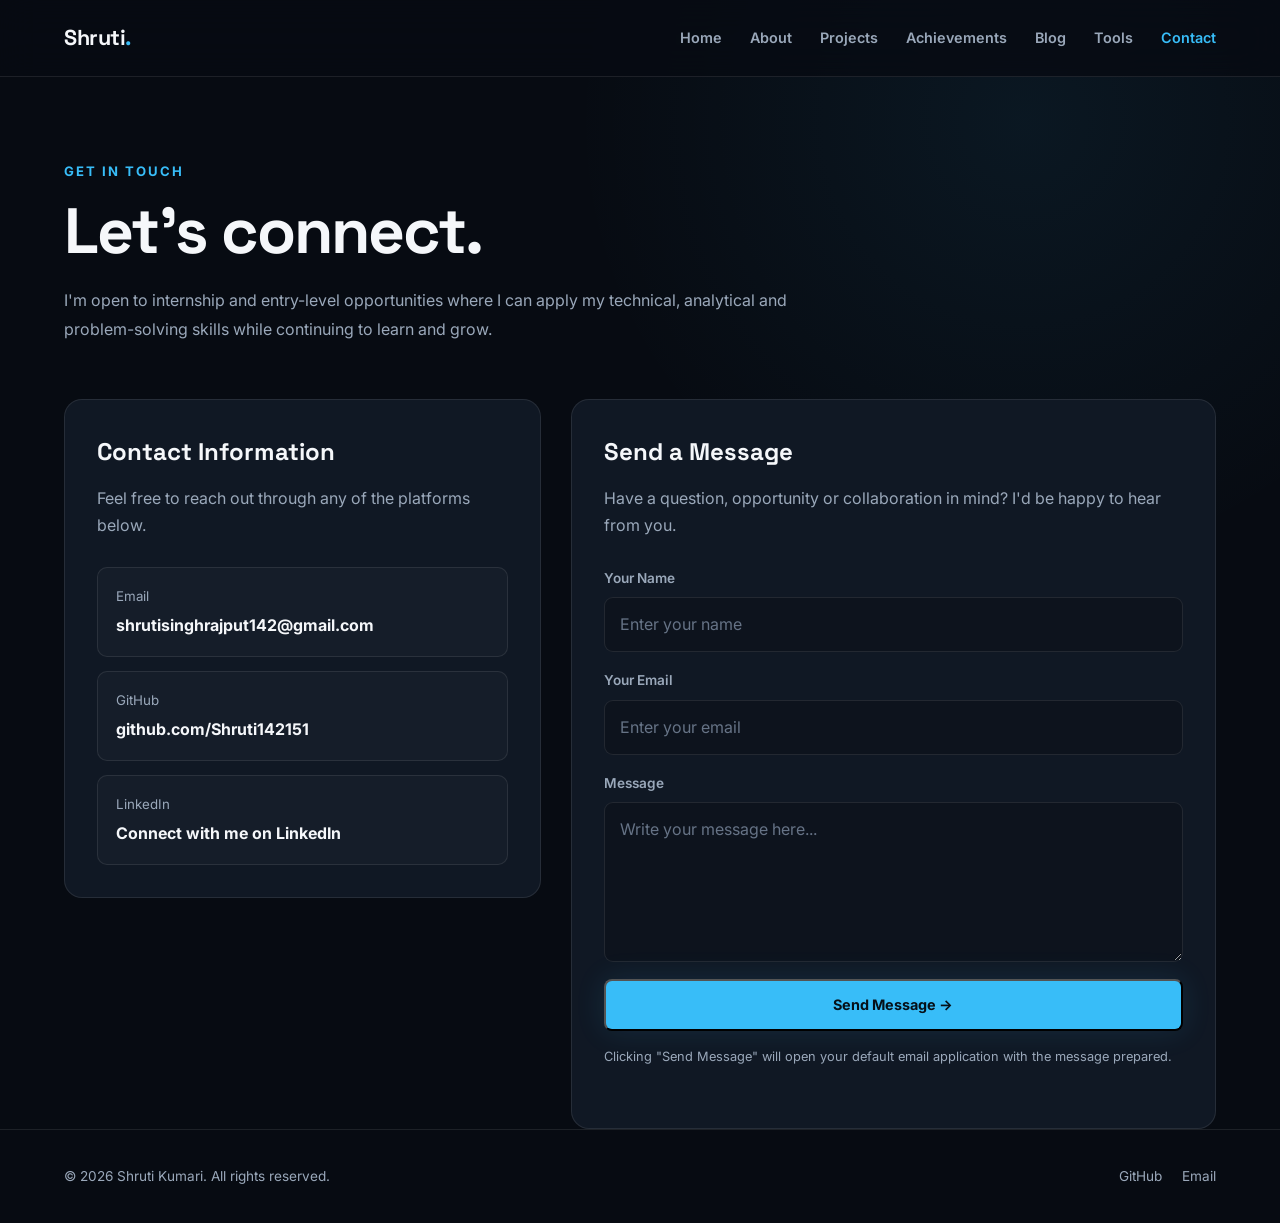
<file: contact.html>
<!DOCTYPE html><html lang="en"><head>
    <meta charset="UTF-8"><meta name="viewport"
      content="width=device-width, initial-scale=1.0">

<meta name="description"
      content="Contact Shruti Kumari — Computer Science and Engineering student interested in Artificial Intelligence, Machine Learning, Data Analytics and Cybersecurity.">

<meta name="author"
      content="Shruti Kumari">

<title>Contact | Shruti Kumari</title>

<link rel="stylesheet" href="css/style.css">

<style>
    /* =========================================
       CONTACT PAGE
    ========================================= */

    .contact-page {
        padding-top: 160px;
        min-height: calc(100vh - 120px);
    }

    .contact-intro {
        max-width: 760px;
        margin-bottom: 55px;
    }

    .contact-intro p {
        color: var(--muted);
        line-height: 1.8;
    }

    .contact-grid {
        display: grid;
        grid-template-columns: 0.85fr 1.15fr;
        gap: 30px;
        align-items: start;
    }

    .contact-card {
        background: var(--card);
        border: 1px solid var(--border);
        border-radius: var(--radius);
        padding: 32px;
        transition: var(--transition);
    }

    .contact-card:hover {
        border-color: var(--border-blue);
        transform: translateY(-4px);
    }

    .contact-card h2 {
        font-family: 'Space Grotesk', sans-serif;
        font-size: 1.5rem;
        margin-bottom: 12px;
    }

    .contact-card > p {
        color: var(--muted);
        margin-bottom: 28px;
    }

    .contact-links {
        display: grid;
        gap: 14px;
    }

    .contact-link {
        display: block;
        padding: 17px 18px;
        background: rgba(255, 255, 255, 0.025);
        border: 1px solid var(--border);
        border-radius: 10px;
        transition: var(--transition);
    }

    .contact-link:hover {
        border-color: var(--border-blue);
        background: rgba(56, 189, 248, 0.05);
        transform: translateX(4px);
    }

    .contact-link small {
        display: block;
        color: var(--muted);
        margin-bottom: 4px;
    }

    .contact-link strong {
        color: var(--text);
    }

    .contact-form {
        display: grid;
        gap: 17px;
    }

    .form-group {
        display: grid;
        gap: 7px;
    }

    .form-group label {
        color: var(--muted);
        font-size: 0.85rem;
        font-weight: 600;
    }

    .form-group input,
    .form-group textarea {
        width: 100%;
        padding: 13px 15px;
        border-radius: 9px;
        border: 1px solid var(--border);
        background: var(--bg-soft);
        color: var(--text);
        outline: none;
        transition: var(--transition);
    }

    .form-group textarea {
        min-height: 160px;
        resize: vertical;
    }

    .form-group input::placeholder,
    .form-group textarea::placeholder {
        color: #667386;
    }

    .form-group input:focus,
    .form-group textarea:focus {
        border-color: var(--blue);
        box-shadow: 0 0 0 3px rgba(56, 189, 248, 0.08);
    }

    .contact-note {
        margin-top: 15px;
        color: var(--muted);
        font-size: 0.8rem;
    }

    @media (max-width: 900px) {
        .contact-grid {
            grid-template-columns: 1fr;
        }
    }

    @media (max-width: 700px) {
        .contact-page {
            padding-top: 120px;
        }

        .contact-card {
            padding: 24px;
        }
    }
</style>

</head><body><!-- =========================
     NAVIGATION
========================== -->

<header class="navbar">

    <div class="container navbar-inner">

        <a href="index.html" class="logo">
            Shruti<span>.</span>
        </a>

        <nav>
            <ul class="nav-links">

                <li>
                    <a href="index.html">Home</a>
                </li>

                <li>
                    <a href="about.html">About</a>
                </li>

                <li>
                    <a href="projects.html">Projects</a>
                </li>

                <li>
                    <a href="achievements.html">Achievements</a>
                </li>

                <li>
                    <a href="blog.html">Blog</a>
                </li>

                <li>
                    <a href="tools.html">Tools</a>
                </li>

                <li>
                    <a href="contact.html" class="active">
                        Contact
                    </a>
                </li>

            </ul>
        </nav>

        <button class="menu-toggle"
                aria-label="Open navigation menu">
            ☰
        </button>

    </div>

</header>


<!-- =========================
     CONTACT
========================== -->

<main>

    <section class="contact-page">

        <div class="container">

            <div class="contact-intro">

                <div class="section-label">
                    Get In Touch
                </div>

                <h1 class="section-title">
                    Let's connect.
                </h1>

                <p>
                    I'm open to internship and entry-level opportunities
                    where I can apply my technical, analytical and
                    problem-solving skills while continuing to learn
                    and grow.
                </p>

            </div>


            <div class="contact-grid">


                <!-- CONTACT INFORMATION -->

                <div class="contact-card">

                    <h2>
                        Contact Information
                    </h2>

                    <p>
                        Feel free to reach out through any of the
                        platforms below.
                    </p>


                    <div class="contact-links">

                        <a href="mailto:shrutisinghrajput142@gmail.com"
                           class="contact-link">

                            <small>Email</small>

                            <strong>
                                shrutisinghrajput142@gmail.com
                            </strong>

                        </a>


                        <a href="https://github.com/Shruti142151"
                           target="_blank"
                           rel="noopener noreferrer"
                           class="contact-link">

                            <small>GitHub</small>

                            <strong>
                                github.com/Shruti142151
                            </strong>

                        </a>


                        <a href="https://www.linkedin.com/"
                           target="_blank"
                           rel="noopener noreferrer"
                           class="contact-link">

                            <small>LinkedIn</small>

                            <strong>
                                Connect with me on LinkedIn
                            </strong>

                        </a>

                    </div>

                </div>


                <!-- MESSAGE FORM -->

                <div class="contact-card">

                    <h2>
                        Send a Message
                    </h2>

                    <p>
                        Have a question, opportunity or collaboration
                        in mind? I'd be happy to hear from you.
                    </p>

                    <form class="contact-form" id="contactForm"><div class="form-group">

    <label for="name">
        Your Name
    </label>

    <input type="text"
           id="name"
           name="name"
           placeholder="Enter your name"
           required>

</div>


<div class="form-group">

    <label for="email">
        Your Email
    </label>

    <input type="email"
           id="email"
           name="email"
           placeholder="Enter your email"
           required>

</div>


<div class="form-group">

    <label for="message">
        Message
    </label>

    <textarea id="message"
              name="message"
              placeholder="Write your message here..."
              required></textarea>

</div>


<button type="submit"
        class="btn btn-primary">
    Send Message →
</button>

</form>


                    
                    <p class="contact-note">
                        Clicking "Send Message" will open your default
                        email application with the message prepared.
                    </p>

                </div>

            </div>

        </div>

    </section>

</main>


<!-- =========================
     FOOTER
========================== -->

<footer>

    <div class="container footer-inner">

        <p>
            © 2026 Shruti Kumari. All rights reserved.
        </p>

        <div class="footer-links">

            <a href="https://github.com/Shruti142151"
               target="_blank"
               rel="noopener noreferrer">
                GitHub
            </a>

            <a href="mailto:shrutisinghrajput142@gmail.com">
                Email
            </a>

        </div>

    </div>

</footer>


<script src="js/script.js"></script>

</body></html>
</file>
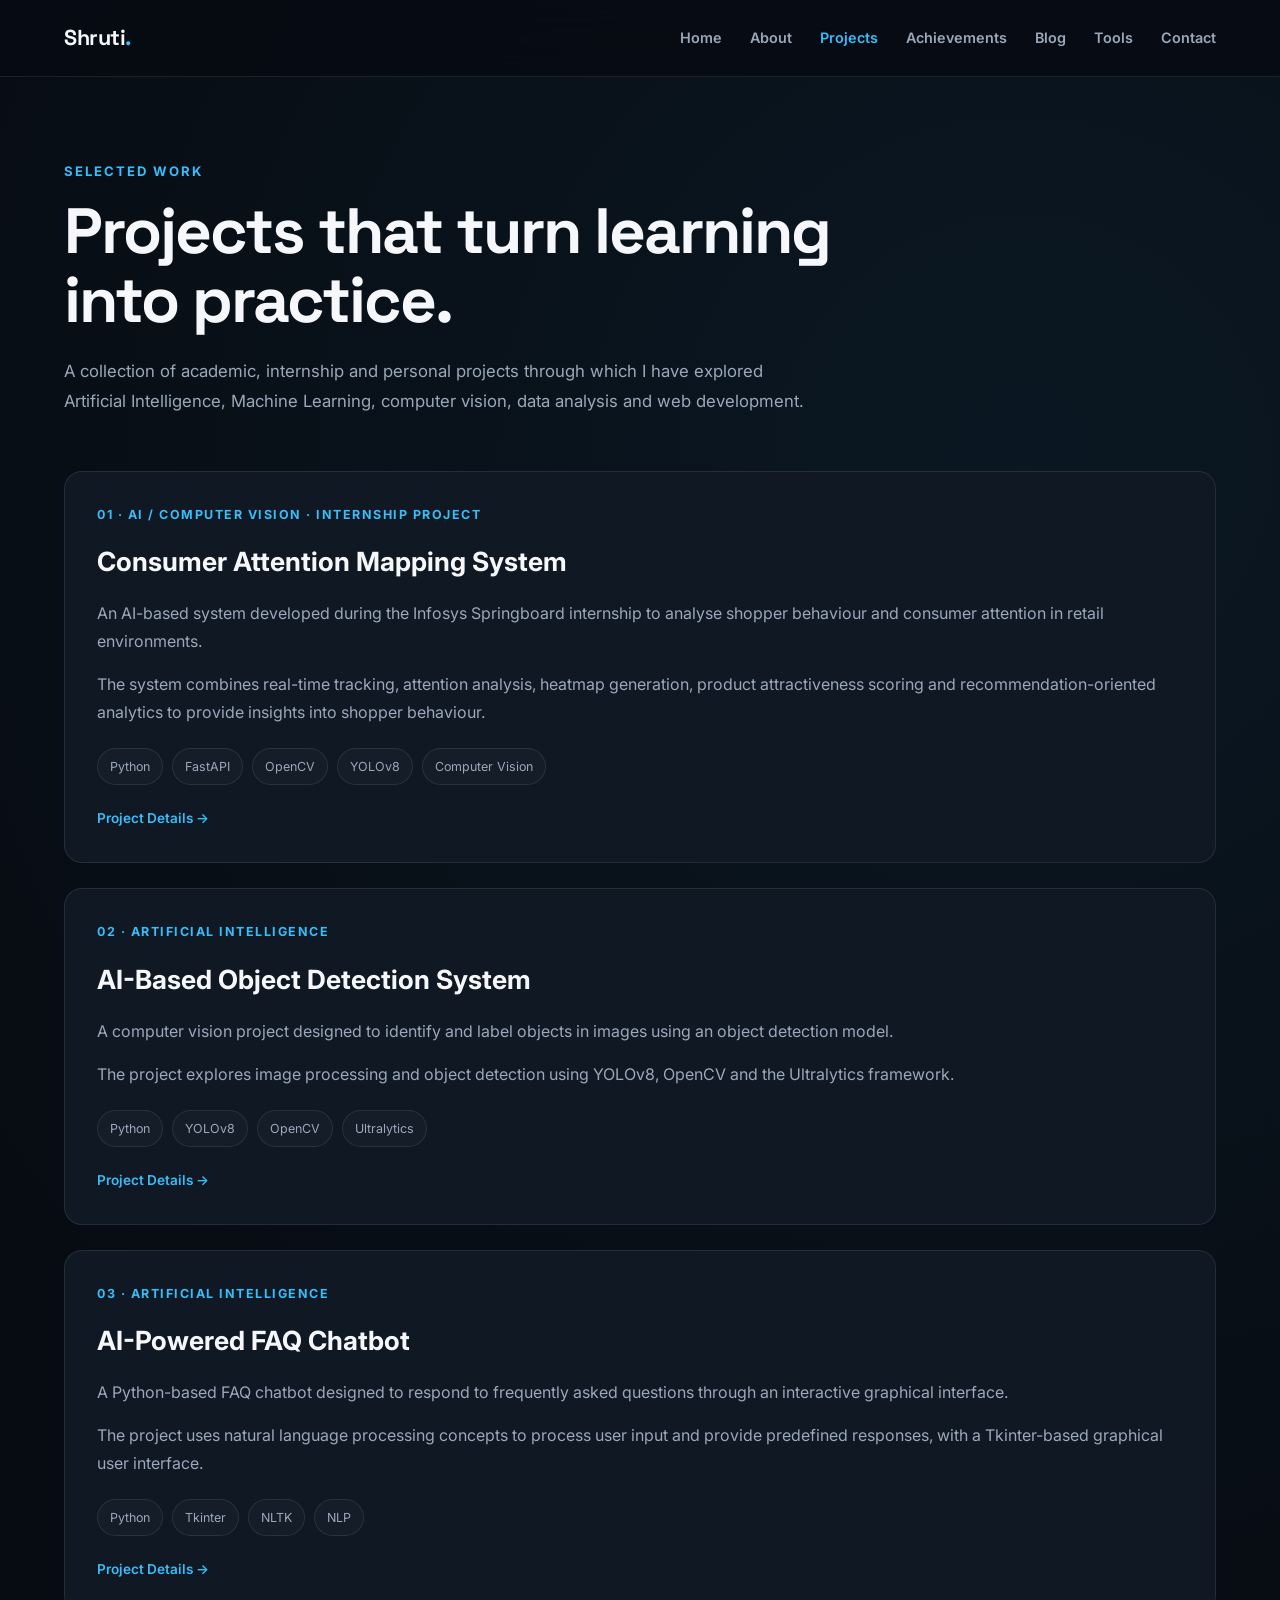
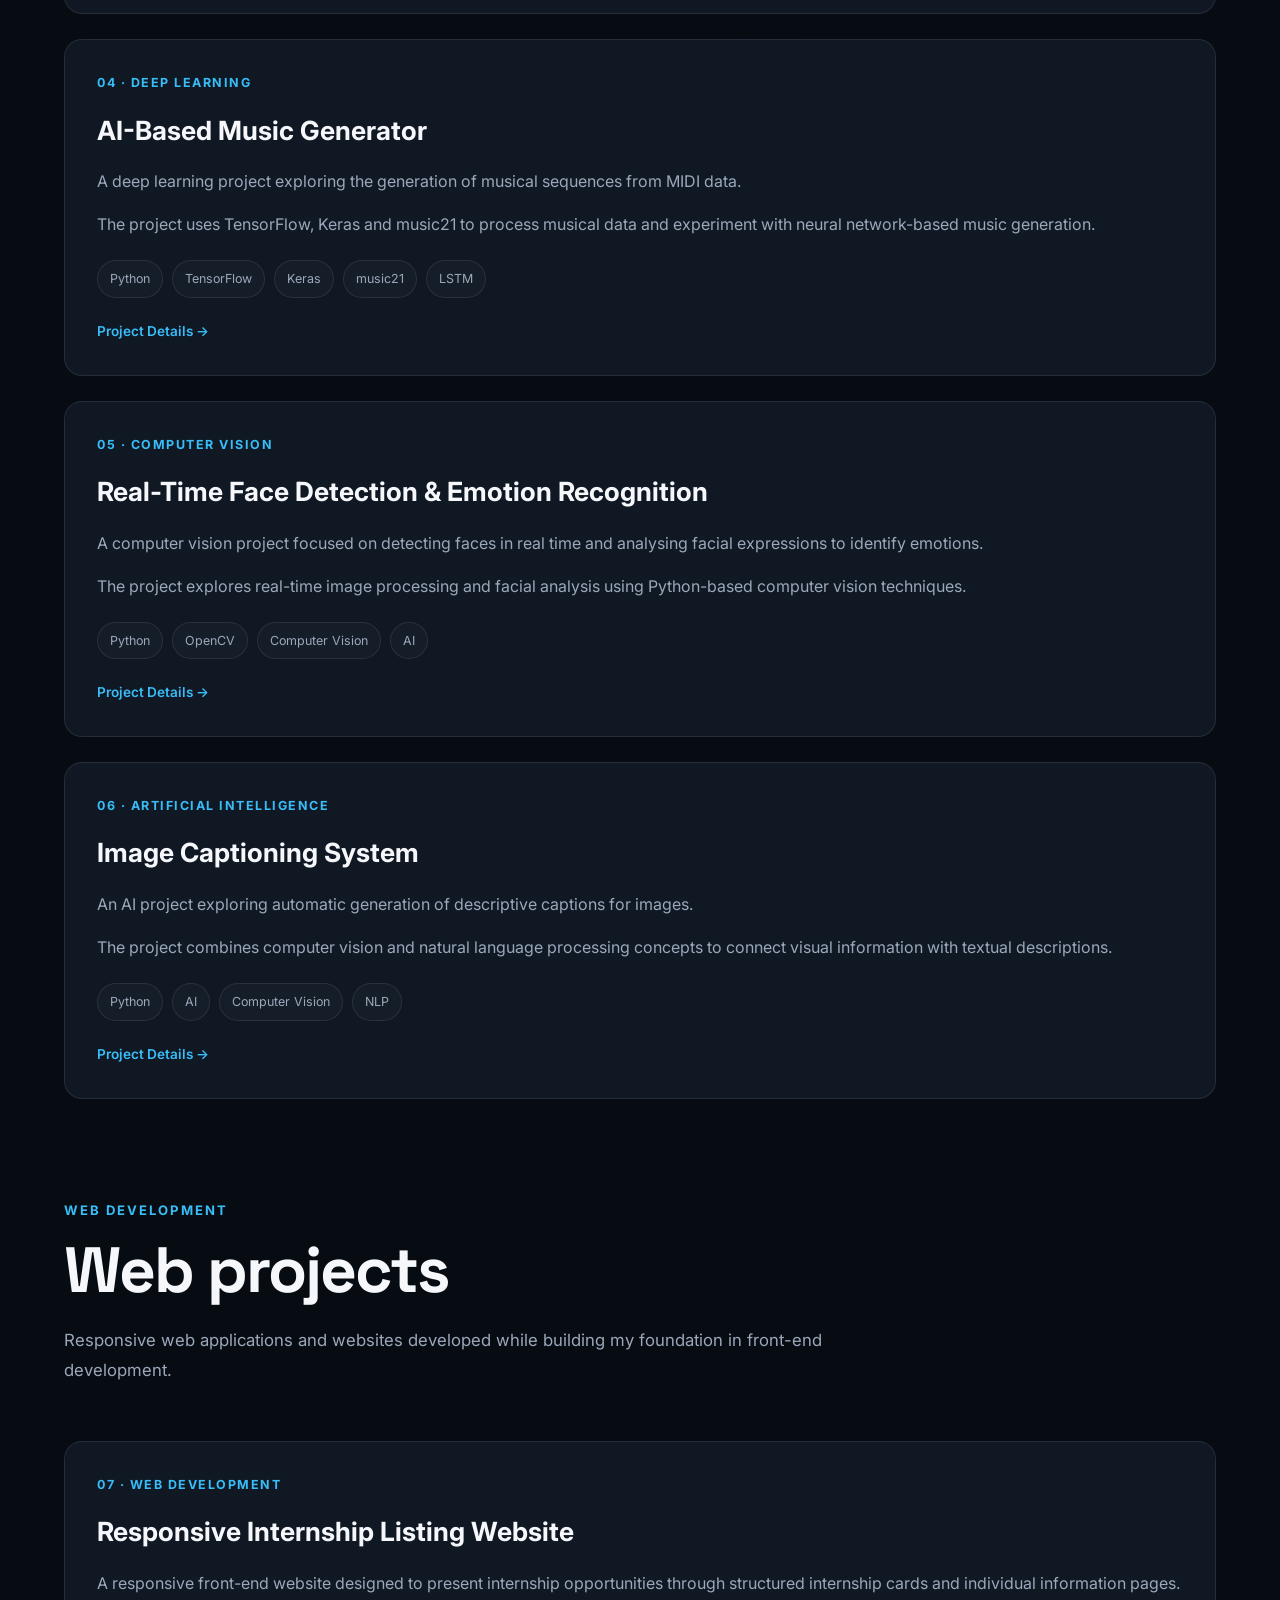
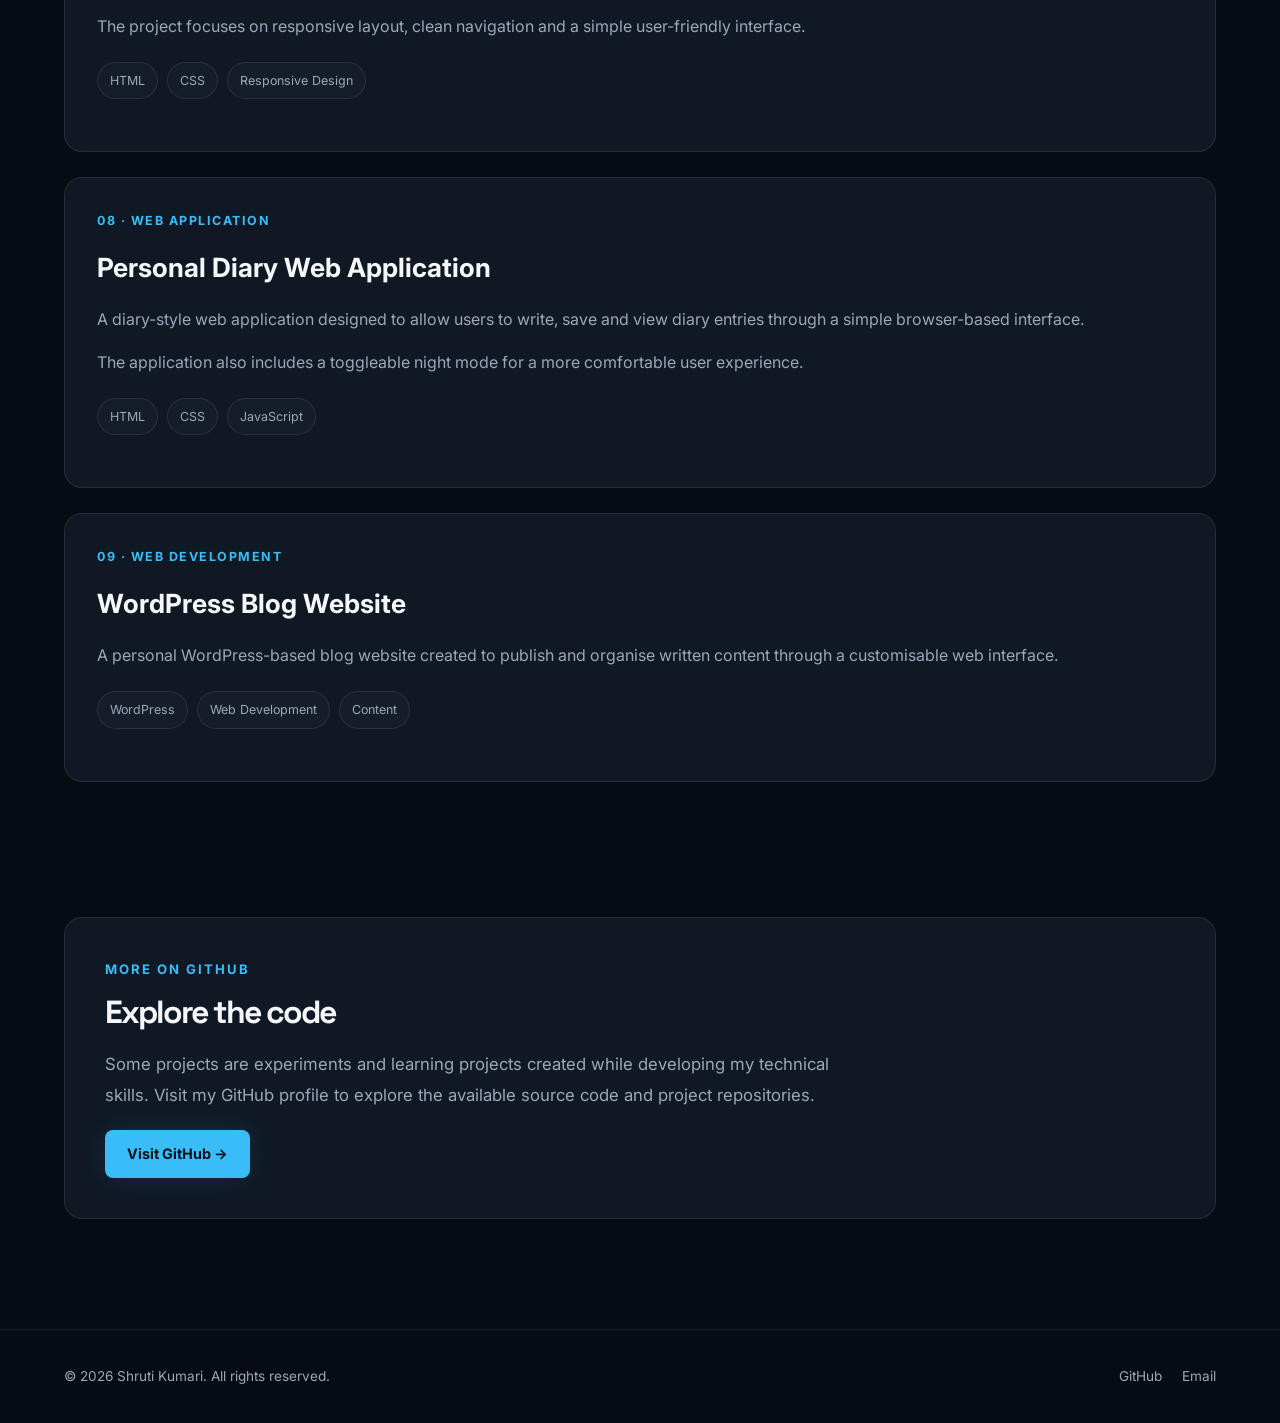
<file: projects.html>
<!DOCTYPE html><html lang="en">
<head>
    <meta charset="UTF-8">
    <meta name="viewport" content="width=device-width, initial-scale=1.0"><meta name="description"
      content="Projects by Shruti Kumari — AI, Machine Learning, Data Analytics and Web Development projects.">

<title>Projects | Shruti Kumari</title>

<link rel="stylesheet" href="css/style.css">

</head><body><!-- =========================
     NAVIGATION
========================= --><header class="navbar"><div class="container navbar-inner">

    <a href="index.html" class="logo">
        Shruti<span>.</span>
    </a>

    <nav>

        <ul class="nav-links">

            <li>
                <a href="index.html">Home</a>
            </li>

            <li>
                <a href="about.html">About</a>
            </li>

            <li>
                <a href="projects.html" class="active">Projects</a>
            </li>

            <li>
                <a href="achievements.html">Achievements</a>
            </li>

            <li>
                <a href="blog.html">Blog</a>
            </li>

            <li>
                <a href="tools.html">Tools</a>
            </li>

            <li>
                <a href="contact.html">Contact</a>
            </li>

        </ul>

    </nav>

    <button class="menu-toggle" aria-label="Open navigation menu">
        ☰
    </button>

</div>

</header><!-- =========================
     PAGE HEADER
========================= --><main><section class="section" style="padding-top: 160px;"><div class="container">

    <div class="section-header reveal">

        <div class="section-label">
            Selected Work
        </div>

        <h1 class="section-title">
            Projects that turn
            learning into practice.
        </h1>

        <p class="section-description">
            A collection of academic, internship and personal projects
            through which I have explored Artificial Intelligence,
            Machine Learning, computer vision, data analysis and
            web development.
        </p>

    </div>


    <!-- =========================
         PROJECT 1
    ========================= -->

    <article class="project-card reveal"
             style="margin-bottom: 25px;">

        <div class="project-content">

            <div class="project-category">
                01 · AI / Computer Vision · Internship Project
            </div>

            <h2>
                Consumer Attention Mapping System
            </h2>

            <p>
                An AI-based system developed during the Infosys
                Springboard internship to analyse shopper behaviour
                and consumer attention in retail environments.
            </p>

            <p>
                The system combines real-time tracking, attention
                analysis, heatmap generation, product attractiveness
                scoring and recommendation-oriented analytics to
                provide insights into shopper behaviour.
            </p>

            <div class="tags">

                <span class="tag">Python</span>
                <span class="tag">FastAPI</span>
                <span class="tag">OpenCV</span>
                <span class="tag">YOLOv8</span>
                <span class="tag">Computer Vision</span>

            </div>

            <div class="project-links">

                <a href="#">
                    Project Details →
                </a>

            </div>

        </div>

    </article>


    <!-- =========================
         PROJECT 2
    ========================= -->

    <article class="project-card reveal"
             style="margin-bottom: 25px;">

        <div class="project-content">

            <div class="project-category">
                02 · Artificial Intelligence
            </div>

            <h2>
                AI-Based Object Detection System
            </h2>

            <p>
                A computer vision project designed to identify and
                label objects in images using an object detection
                model.
            </p>

            <p>
                The project explores image processing and object
                detection using YOLOv8, OpenCV and the Ultralytics
                framework.
            </p>

            <div class="tags">

                <span class="tag">Python</span>
                <span class="tag">YOLOv8</span>
                <span class="tag">OpenCV</span>
                <span class="tag">Ultralytics</span>

            </div>

            <div class="project-links">

                <a href="#">
                    Project Details →
                </a>

            </div>

        </div>

    </article>


    <!-- =========================
         PROJECT 3
    ========================= -->

    <article class="project-card reveal"
             style="margin-bottom: 25px;">

        <div class="project-content">

            <div class="project-category">
                03 · Artificial Intelligence
            </div>

            <h2>
                AI-Powered FAQ Chatbot
            </h2>

            <p>
                A Python-based FAQ chatbot designed to respond to
                frequently asked questions through an interactive
                graphical interface.
            </p>

            <p>
                The project uses natural language processing concepts
                to process user input and provide predefined responses,
                with a Tkinter-based graphical user interface.
            </p>

            <div class="tags">

                <span class="tag">Python</span>
                <span class="tag">Tkinter</span>
                <span class="tag">NLTK</span>
                <span class="tag">NLP</span>

            </div>

            <div class="project-links">

                <a href="#">
                    Project Details →
                </a>

            </div>

        </div>

    </article>


    <!-- =========================
         PROJECT 4
    ========================= -->

    <article class="project-card reveal"
             style="margin-bottom: 25px;">

        <div class="project-content">

            <div class="project-category">
                04 · Deep Learning
            </div>

            <h2>
                AI-Based Music Generator
            </h2>

            <p>
                A deep learning project exploring the generation of
                musical sequences from MIDI data.
            </p>

            <p>
                The project uses TensorFlow, Keras and music21 to
                process musical data and experiment with neural
                network-based music generation.
            </p>

            <div class="tags">

                <span class="tag">Python</span>
                <span class="tag">TensorFlow</span>
                <span class="tag">Keras</span>
                <span class="tag">music21</span>
                <span class="tag">LSTM</span>

            </div>

            <div class="project-links">

                <a href="#">
                    Project Details →
                </a>

            </div>

        </div>

    </article>


    <!-- =========================
         PROJECT 5
    ========================= -->

    <article class="project-card reveal"
             style="margin-bottom: 25px;">

        <div class="project-content">

            <div class="project-category">
                05 · Computer Vision
            </div>

            <h2>
                Real-Time Face Detection & Emotion Recognition
            </h2>

            <p>
                A computer vision project focused on detecting faces
                in real time and analysing facial expressions to
                identify emotions.
            </p>

            <p>
                The project explores real-time image processing and
                facial analysis using Python-based computer vision
                techniques.
            </p>

            <div class="tags">

                <span class="tag">Python</span>
                <span class="tag">OpenCV</span>
                <span class="tag">Computer Vision</span>
                <span class="tag">AI</span>

            </div>

            <div class="project-links">

                <a href="#">
                    Project Details →
                </a>

            </div>

        </div>

    </article>


    <!-- =========================
         PROJECT 6
    ========================= -->

    <article class="project-card reveal"
             style="margin-bottom: 25px;">

        <div class="project-content">

            <div class="project-category">
                06 · Artificial Intelligence
            </div>

            <h2>
                Image Captioning System
            </h2>

            <p>
                An AI project exploring automatic generation of
                descriptive captions for images.
            </p>

            <p>
                The project combines computer vision and natural
                language processing concepts to connect visual
                information with textual descriptions.
            </p>

            <div class="tags">

                <span class="tag">Python</span>
                <span class="tag">AI</span>
                <span class="tag">Computer Vision</span>
                <span class="tag">NLP</span>

            </div>

            <div class="project-links">

                <a href="#">
                    Project Details →
                </a>

            </div>

        </div>

    </article>


    <!-- =========================
         WEB DEVELOPMENT
    ========================= -->

    <div class="section-header reveal"
         style="margin-top: 100px;">

        <div class="section-label">
            Web Development
        </div>

        <h2 class="section-title">
            Web projects
        </h2>

        <p class="section-description">
            Responsive web applications and websites developed while
            building my foundation in front-end development.
        </p>

    </div>


    <!-- PROJECT 7 -->

    <article class="project-card reveal"
             style="margin-bottom: 25px;">

        <div class="project-content">

            <div class="project-category">
                07 · Web Development
            </div>

            <h2>
                Responsive Internship Listing Website
            </h2>

            <p>
                A responsive front-end website designed to present
                internship opportunities through structured
                internship cards and individual information pages.
            </p>

            <p>
                The project focuses on responsive layout, clean
                navigation and a simple user-friendly interface.
            </p>

            <div class="tags">

                <span class="tag">HTML</span>
                <span class="tag">CSS</span>
                <span class="tag">Responsive Design</span>

            </div>

        </div>

    </article>


    <!-- PROJECT 8 -->

    <article class="project-card reveal"
             style="margin-bottom: 25px;">

        <div class="project-content">

            <div class="project-category">
                08 · Web Application
            </div>

            <h2>
                Personal Diary Web Application
            </h2>

            <p>
                A diary-style web application designed to allow users
                to write, save and view diary entries through a simple
                browser-based interface.
            </p>

            <p>
                The application also includes a toggleable night mode
                for a more comfortable user experience.
            </p>

            <div class="tags">

                <span class="tag">HTML</span>
                <span class="tag">CSS</span>
                <span class="tag">JavaScript</span>

            </div>

        </div>

    </article>


    <!-- PROJECT 9 -->

    <article class="project-card reveal"
             style="margin-bottom: 25px;">

        <div class="project-content">

            <div class="project-category">
                09 · Web Development
            </div>

            <h2>
                WordPress Blog Website
            </h2>

            <p>
                A personal WordPress-based blog website created to
                publish and organise written content through a
                customisable web interface.
            </p>

            <div class="tags">

                <span class="tag">WordPress</span>
                <span class="tag">Web Development</span>
                <span class="tag">Content</span>

            </div>

        </div>

    </article>


    <!-- =========================
         PROJECT NOTE
    ========================= -->

    <section class="section"
             style="padding-bottom: 0;">

        <div class="info-card reveal">

            <div class="section-label">
                More on GitHub
            </div>

            <h2 class="section-title"
                style="font-size: 2rem;">
                Explore the code
            </h2>

            <p class="section-description"
               style="margin-bottom: 20px;">

                Some projects are experiments and learning projects
                created while developing my technical skills. Visit
                my GitHub profile to explore the available source
                code and project repositories.

            </p>

            <a href="https://github.com/Shruti142151"
               target="_blank"
               rel="noopener noreferrer"
               class="btn btn-primary">

                Visit GitHub →

            </a>

        </div>

    </section>

</div>

</section></main><!-- =========================
     FOOTER
========================= --><footer><div class="container footer-inner">

    <p>
        © 2026 Shruti Kumari. All rights reserved.
    </p>

    <div class="footer-links">

        <a href="https://github.com/Shruti142151"
           target="_blank"
           rel="noopener noreferrer">
            GitHub
        </a>

        <a href="mailto:shrutisinghrajput142@gmail.com">
            Email
        </a>

    </div>

</div>

</footer>

    <script src="js/script.js"></script>
</body>
</html>
</file>
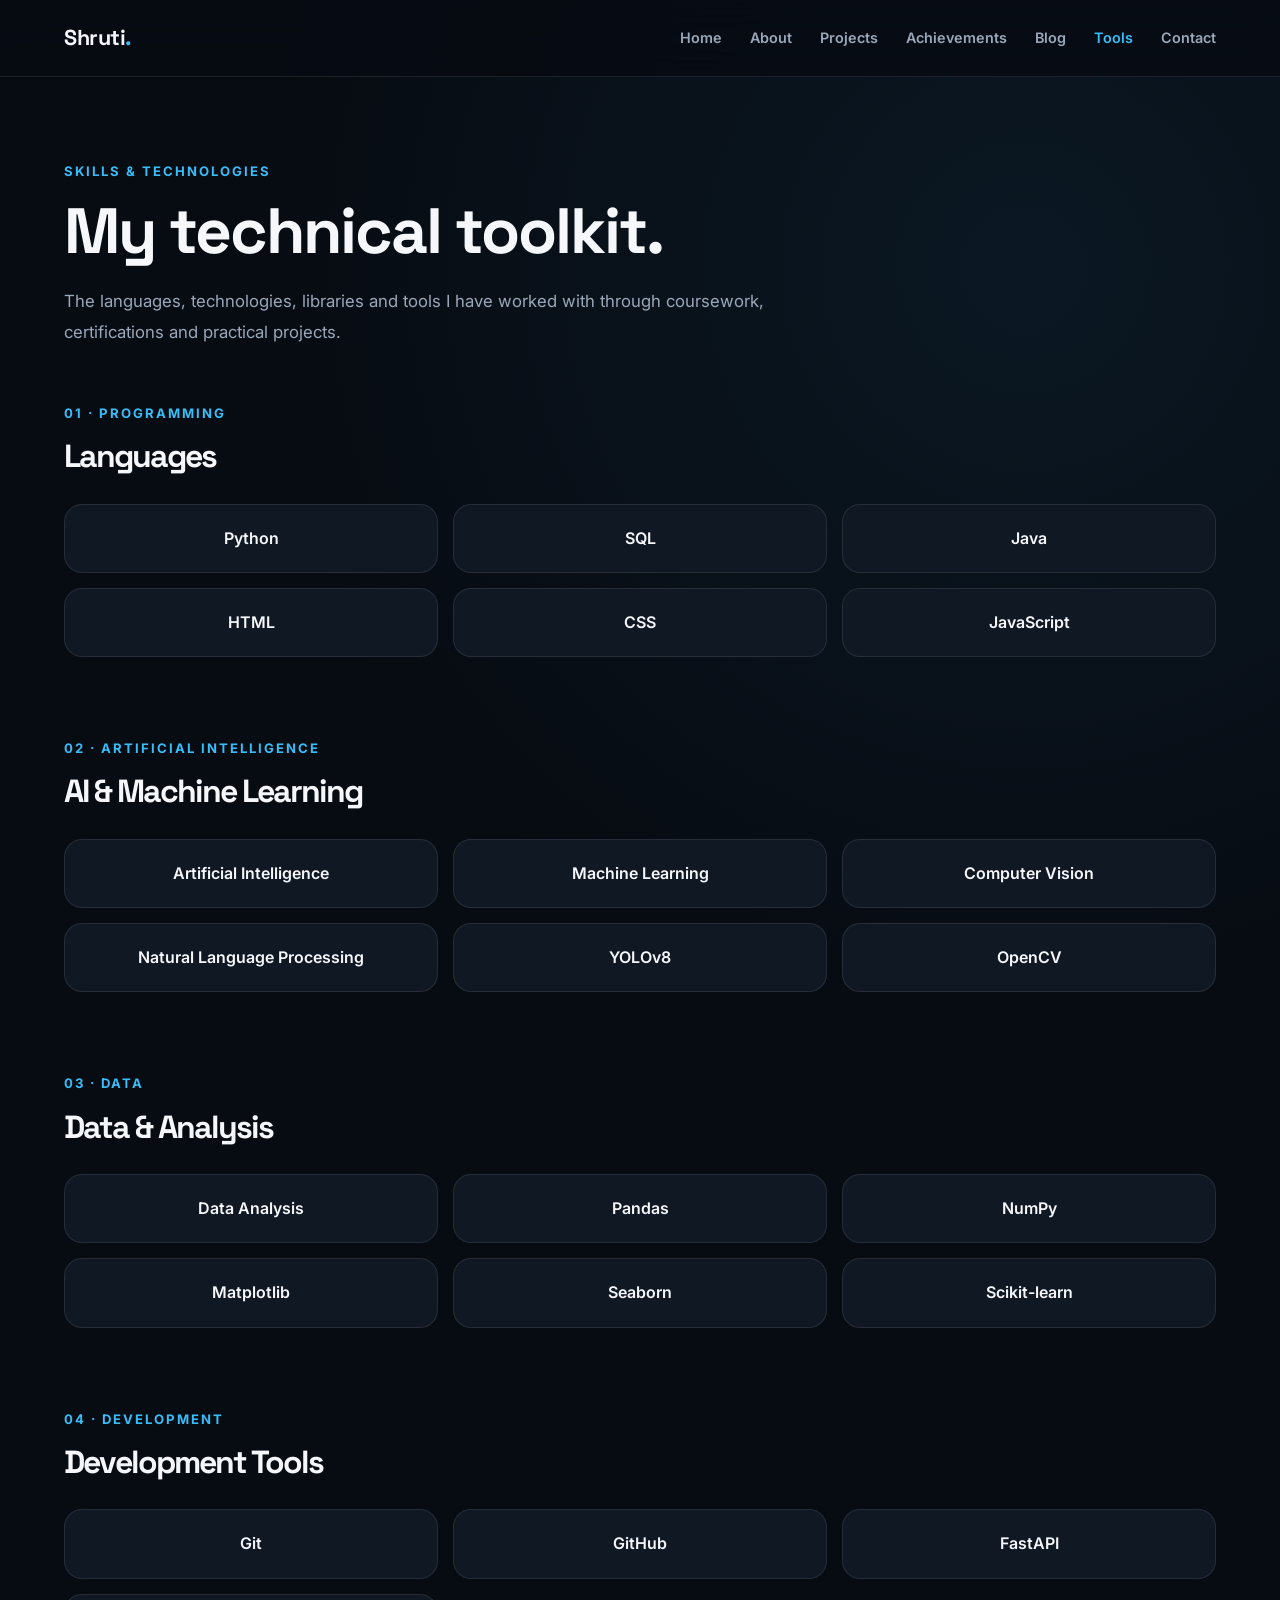
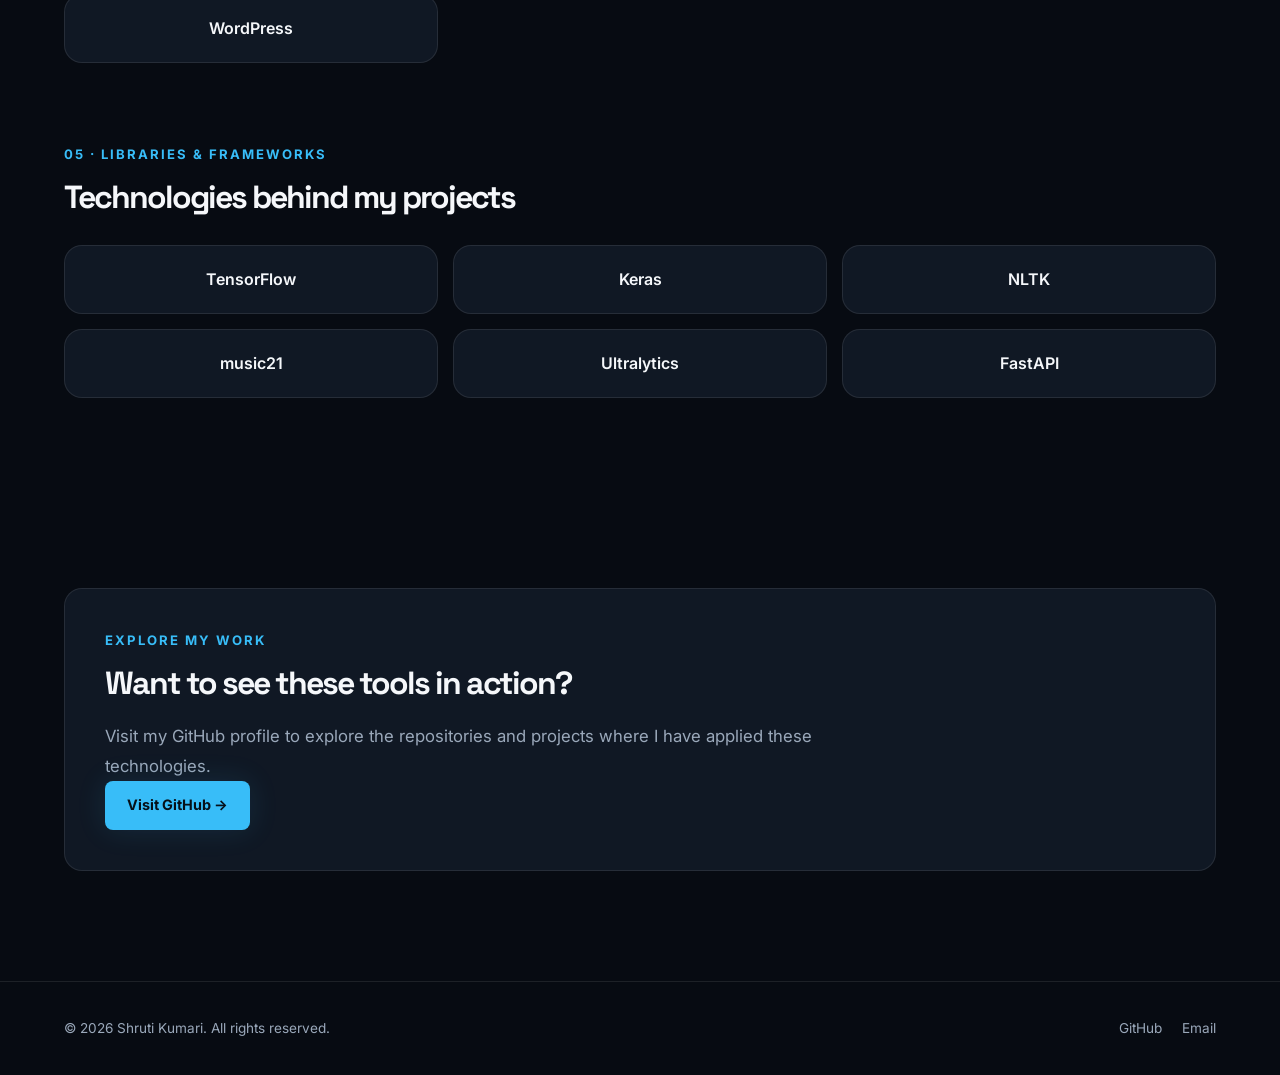
<file: tools.html>
<!DOCTYPE html><html lang="en">
<head>
    <meta charset="UTF-8">
    <meta name="viewport" content="width=device-width, initial-scale=1.0"><meta name="description"
      content="Technical skills and tools used by Shruti Kumari.">

<title>Tools & Skills | Shruti Kumari</title>

<link rel="stylesheet" href="css/style.css">

</head><body><!-- =========================
     NAVIGATION
========================= --><header class="navbar"><div class="container navbar-inner">

    <a href="index.html" class="logo">
        Shruti<span>.</span>
    </a>

    <nav>
        <ul class="nav-links">

            <li><a href="index.html">Home</a></li>

            <li><a href="about.html">About</a></li>

            <li><a href="projects.html">Projects</a></li>

            <li>
                <a href="achievements.html">
                    Achievements
                </a>
            </li>

            <li><a href="blog.html">Blog</a></li>

            <li>
                <a href="tools.html" class="active">
                    Tools
                </a>
            </li>

            <li><a href="contact.html">Contact</a></li>

        </ul>
    </nav>

    <button class="menu-toggle" aria-label="Open navigation menu">
        ☰
    </button>

</div>

</header><!-- =========================
     TOOLS HEADER
========================= --><main><section class="section" style="padding-top: 160px;"><div class="container">

    <div class="section-header reveal">

        <div class="section-label">
            Skills & Technologies
        </div>

        <h1 class="section-title">
            My technical
            toolkit.
        </h1>

        <p class="section-description">
            The languages, technologies, libraries and tools I have
            worked with through coursework, certifications and
            practical projects.
        </p>

    </div>


    <!-- =========================
         PROGRAMMING
    ========================= -->

    <section class="tool-section reveal">

        <div class="section-label">
            01 · Programming
        </div>

        <h2 class="section-title"
            style="font-size: 2rem;">
            Languages
        </h2>

        <div class="skills-grid">

            <div class="skill">
                Python
            </div>

            <div class="skill">
                SQL
            </div>

            <div class="skill">
                Java
            </div>

            <div class="skill">
                HTML
            </div>

            <div class="skill">
                CSS
            </div>

            <div class="skill">
                JavaScript
            </div>

        </div>

    </section>


    <!-- =========================
         AI / ML
    ========================= -->

    <section class="tool-section reveal">

        <div class="section-label">
            02 · Artificial Intelligence
        </div>

        <h2 class="section-title"
            style="font-size: 2rem;">
            AI & Machine Learning
        </h2>

        <div class="skills-grid">

            <div class="skill">
                Artificial Intelligence
            </div>

            <div class="skill">
                Machine Learning
            </div>

            <div class="skill">
                Computer Vision
            </div>

            <div class="skill">
                Natural Language Processing
            </div>

            <div class="skill">
                YOLOv8
            </div>

            <div class="skill">
                OpenCV
            </div>

        </div>

    </section>


    <!-- =========================
         DATA
    ========================= -->

    <section class="tool-section reveal">

        <div class="section-label">
            03 · Data
        </div>

        <h2 class="section-title"
            style="font-size: 2rem;">
            Data & Analysis
        </h2>

        <div class="skills-grid">

            <div class="skill">
                Data Analysis
            </div>

            <div class="skill">
                Pandas
            </div>

            <div class="skill">
                NumPy
            </div>

            <div class="skill">
                Matplotlib
            </div>

            <div class="skill">
                Seaborn
            </div>

            <div class="skill">
                Scikit-learn
            </div>

        </div>

    </section>


    <!-- =========================
         DEVELOPMENT
    ========================= -->

    <section class="tool-section reveal">

        <div class="section-label">
            04 · Development
        </div>

        <h2 class="section-title"
            style="font-size: 2rem;">
            Development Tools
        </h2>

        <div class="skills-grid">

            <div class="skill">
                Git
            </div>

            <div class="skill">
                GitHub
            </div>

            <div class="skill">
                FastAPI
            </div>

            <div class="skill">
                WordPress
            </div>

        </div>

    </section>


    <!-- =========================
         LIBRARIES
    ========================= -->

    <section class="tool-section reveal">

        <div class="section-label">
            05 · Libraries & Frameworks
        </div>

        <h2 class="section-title"
            style="font-size: 2rem;">
            Technologies behind my projects
        </h2>

        <div class="skills-grid">

            <div class="skill">
                TensorFlow
            </div>

            <div class="skill">
                Keras
            </div>

            <div class="skill">
                NLTK
            </div>

            <div class="skill">
                music21
            </div>

            <div class="skill">
                Ultralytics
            </div>

            <div class="skill">
                FastAPI
            </div>

        </div>

    </section>


    <!-- =========================
         GITHUB CTA
    ========================= -->

    <section class="section"
             style="padding-bottom: 0;">

        <div class="info-card reveal">

            <div class="section-label">
                Explore My Work
            </div>

            <h2 class="section-title"
                style="font-size: 2rem;">
                Want to see these tools in action?
            </h2>

            <p class="section-description">

                Visit my GitHub profile to explore the repositories
                and projects where I have applied these technologies.

            </p>

            <a href="https://github.com/Shruti142151"
               target="_blank"
               rel="noopener noreferrer"
               class="btn btn-primary">

                Visit GitHub →

            </a>

        </div>

    </section>

</div>

</section></main><!-- =========================
     FOOTER
========================= --><footer><div class="container footer-inner">

    <p>
        © 2026 Shruti Kumari. All rights reserved.
    </p>

    <div class="footer-links">

        <a href="https://github.com/Shruti142151"
           target="_blank"
           rel="noopener noreferrer">
            GitHub
        </a>

        <a href="mailto:shrutisinghrajput142@gmail.com">
            Email
        </a>

    </div>

</div>

</footer>
    <script src="js/script.js"></script>
</body>
</html>
</file>
<file: css/style.css>
/* =========================================
SHRUTI KUMARI — PORTFOLIO
Global Styles
========================================= */

@import url('https://fonts.googleapis.com/css2?family=Inter:wght@400;500;600;700;800&family=Space+Grotesk:wght@500;600;700&display=swap');

:root {
--bg: #070b12;
--bg-soft: #0d131d;
--card: #101824;
--card-hover: #141f2d;

--text: #f5f7fa;
--muted: #9aa8ba;

--blue: #38bdf8;
--blue-bright: #60d5ff;
--purple: #8b5cf6;

--border: rgba(255, 255, 255, 0.09);
--border-blue: rgba(56, 189, 248, 0.3);

--gradient: linear-gradient(
    135deg,
    #38bdf8 0%,
    #818cf8 100%
);

--max-width: 1180px;
--radius: 18px;
--transition: 0.3s ease;

}

* {
  margin: 0;
  padding: 0;
  box-sizing: border-box;
  }

html {
scroll-behavior: smooth;
}

body {
font-family: 'Inter', sans-serif;
background:
radial-gradient(
circle at 80% 10%,
rgba(56, 189, 248, 0.07),
transparent 30%
),
var(--bg);
color: var(--text);
line-height: 1.7;
overflow-x: hidden;
}

body::selection {
background: var(--blue);
color: #000;
}

a {
text-decoration: none;
color: inherit;
}

img {
max-width: 100%;
display: block;
}

button,
input,
textarea {
font: inherit;
}

/* =========================================
CONTAINER
========================================= */

.container {
width: min(var(--max-width), 90%);
margin: 0 auto;
}

/* =========================================
NAVBAR
========================================= */

.navbar {
position: fixed;
top: 0;
left: 0;
width: 100%;
z-index: 1000;

background: rgba(7, 11, 18, 0.78);
backdrop-filter: blur(18px);

border-bottom: 1px solid var(--border);

}

.navbar-inner {
min-height: 76px;

display: flex;
align-items: center;
justify-content: space-between;

}

.logo {
font-family: 'Space Grotesk', sans-serif;
font-size: 1.35rem;
font-weight: 700;
letter-spacing: -0.5px;
}

.logo span {
color: var(--blue);
}

.nav-links {
display: flex;
align-items: center;
gap: 28px;
list-style: none;
}

.nav-links a {
color: var(--muted);
font-size: 0.9rem;
font-weight: 600;
transition: var(--transition);
}

.nav-links a:hover,
.nav-links a.active {
color: var(--text);
}

.nav-links a.active {
color: var(--blue);
}

/* =========================================
MOBILE MENU
========================================= */

.menu-toggle {
display: none;

border: 1px solid var(--border);
background: transparent;
color: var(--text);

padding: 8px 11px;
border-radius: 8px;

cursor: pointer;

}

/* =========================================
HERO
========================================= */

.hero {
min-height: 100vh;

display: flex;
align-items: center;

padding-top: 110px;

}

.hero-grid {
display: grid;
grid-template-columns: 1.3fr 0.7fr;
align-items: center;
gap: 70px;
}

.hero-eyebrow {
display: inline-flex;
align-items: center;
gap: 8px;

color: var(--blue);
font-size: 0.82rem;
font-weight: 700;

padding: 7px 12px;
margin-bottom: 22px;

border: 1px solid var(--border-blue);
border-radius: 999px;

background: rgba(56, 189, 248, 0.06);

}

.hero-eyebrow::before {
content: '';
width: 7px;
height: 7px;
background: #22c55e;
border-radius: 50%;
box-shadow: 0 0 12px #22c55e;
}

.hero h1 {
font-family: 'Space Grotesk', sans-serif;

font-size: clamp(3.5rem, 8vw, 6.5rem);
line-height: 0.95;
letter-spacing: -4px;

margin-bottom: 25px;

}

.gradient-text {
background: var(--gradient);

-webkit-background-clip: text;
background-clip: text;

color: transparent;

}

.hero-subtitle {
font-size: clamp(1.1rem, 2vw, 1.35rem);
color: var(--muted);

max-width: 650px;
margin-bottom: 22px;

}

.hero-description {
color: var(--muted);
max-width: 650px;

margin-bottom: 32px;

}

.hero-buttons {
display: flex;
flex-wrap: wrap;
gap: 12px;
}

/* =========================================
BUTTONS
========================================= */

.btn {
display: inline-flex;
align-items: center;
justify-content: center;
gap: 8px;

padding: 12px 20px;

border-radius: 9px;

font-size: 0.9rem;
font-weight: 700;

transition: var(--transition);

}

.btn-primary {
background: var(--blue);
color: #031018;

box-shadow: 0 0 30px rgba(56, 189, 248, 0.12);

}

.btn-primary:hover {
background: var(--blue-bright);
transform: translateY(-3px);
box-shadow: 0 10px 30px rgba(56, 189, 248, 0.2);
}

.btn-outline {
border: 1px solid var(--border);
color: var(--text);
}

.btn-outline:hover {
border-color: var(--border-blue);
color: var(--blue);
transform: translateY(-3px);
}

/* =========================================
PROFILE
========================================= */

.profile-wrapper {
display: flex;
justify-content: center;
}

.profile-frame {
position: relative;

width: 310px;
height: 310px;

padding: 7px;

border-radius: 50%;

background: var(--gradient);

box-shadow:
    0 0 80px rgba(56, 189, 248, 0.14),
    0 0 120px rgba(129, 140, 248, 0.08);

}

.profile-frame::before {
content: '';

position: absolute;
inset: -18px;

border: 1px solid rgba(56, 189, 248, 0.12);

border-radius: 50%;

animation: pulse 4s infinite ease-in-out;

}

.profile-frame img {
width: 100%;
height: 100%;

object-fit: cover;

border-radius: 50%;

background: var(--card);

}

@keyframes pulse {
0%,
100% {
transform: scale(1);
opacity: 0.5;
}

50% {
    transform: scale(1.04);
    opacity: 1;
}

}

/* =========================================
SECTIONS
========================================= */

.section {
padding: 110px 0;
}

.section-header {
margin-bottom: 50px;
}

.section-label {
color: var(--blue);

font-size: 0.78rem;
font-weight: 800;

text-transform: uppercase;
letter-spacing: 2px;

margin-bottom: 12px;

}

.section-title {
font-family: 'Space Grotesk', sans-serif;

font-size: clamp(2.2rem, 5vw, 3.6rem);
line-height: 1.05;

letter-spacing: -2px;

margin-bottom: 15px;

}

.section-description {
max-width: 700px;
color: var(--muted);
}

/* =========================================
ABOUT / INFO
========================================= */

.about-grid {
display: grid;
grid-template-columns: 1.1fr 0.9fr;

gap: 60px;
align-items: start;

}

.about-text p {
margin-bottom: 18px;
color: var(--muted);
}

.info-card {
background: var(--card);

border: 1px solid var(--border);
border-radius: var(--radius);

padding: 28px;

}

.info-row {
display: flex;
justify-content: space-between;
gap: 20px;

padding: 14px 0;

border-bottom: 1px solid var(--border);

}

.info-row:last-child {
border-bottom: none;
}

.info-row span:first-child {
color: var(--muted);
}

.info-row span:last-child {
text-align: right;
font-weight: 600;
}

/* =========================================
SKILLS
========================================= */

.skills-grid {
display: grid;

grid-template-columns: repeat(4, 1fr);

gap: 15px;

}

.skill {
padding: 18px;

background: var(--card);

border: 1px solid var(--border);
border-radius: 12px;

color: var(--muted);

text-align: center;

transition: var(--transition);

}

.skill:hover {
transform: translateY(-4px);

color: var(--text);

border-color: var(--border-blue);

}

/* =========================================
PROJECTS
========================================= */

.projects-grid {
display: grid;

grid-template-columns: repeat(2, 1fr);

gap: 22px;

}

.project-card {
background: var(--card);

border: 1px solid var(--border);

border-radius: var(--radius);

overflow: hidden;

transition: var(--transition);

}

.project-card:hover {
transform: translateY(-7px);

border-color: var(--border-blue);

box-shadow:
    0 20px 60px rgba(0, 0, 0, 0.25);

}

.project-image {
height: 220px;

background:
    linear-gradient(
        135deg,
        rgba(56, 189, 248, 0.16),
        rgba(129, 140, 248, 0.08)
    );

display: flex;
align-items: center;
justify-content: center;

color: var(--blue);

font-family: 'Space Grotesk', sans-serif;
font-size: 1.5rem;
font-weight: 700;

}

.project-content {
padding: 26px;
}

.project-category {
color: var(--blue);

font-size: 0.75rem;
font-weight: 800;

text-transform: uppercase;
letter-spacing: 1.5px;

}

.project-content h3 {
font-family: 'Space Grotesk', sans-serif;

font-size: 1.45rem;

margin: 8px 0 10px;

}

.project-content p {
color: var(--muted);

margin-bottom: 18px;

}

.tags {
display: flex;
flex-wrap: wrap;
gap: 7px;

margin-bottom: 20px;

}

.tag {
padding: 5px 9px;

border-radius: 6px;

background: rgba(255, 255, 255, 0.04);

border: 1px solid var(--border);

color: var(--muted);

font-size: 0.72rem;

}

.project-links {
display: flex;
gap: 18px;
}

.project-links a {
color: var(--blue);

font-size: 0.85rem;
font-weight: 700;

}

.project-links a:hover {
color: var(--blue-bright);
}

/* =========================================
TIMELINE
========================================= */

.timeline {
position: relative;

max-width: 850px;

}

.timeline::before {
content: '';

position: absolute;

left: 8px;
top: 0;
bottom: 0;

width: 1px;

background: var(--border);

}

.timeline-item {
position: relative;

padding-left: 42px;

margin-bottom: 38px;

}

.timeline-item::before {
content: '';

position: absolute;

left: 3px;
top: 8px;

width: 11px;
height: 11px;

background: var(--blue);

border-radius: 50%;

box-shadow: 0 0 15px rgba(56, 189, 248, 0.5);

}

.timeline-date {
color: var(--blue);

font-size: 0.8rem;
font-weight: 700;

margin-bottom: 6px;

}

.timeline-item h3 {
font-family: 'Space Grotesk', sans-serif;

margin-bottom: 7px;

}

.timeline-item p {
color: var(--muted);
}

/* =========================================
CONTACT
========================================= */

.contact-grid {
display: grid;

grid-template-columns: 0.8fr 1.2fr;

gap: 50px;

}

.contact-links {
display: grid;
gap: 12px;
}

.contact-link {
display: block;

padding: 17px 20px;

background: var(--card);

border: 1px solid var(--border);

border-radius: 10px;

transition: var(--transition);

}

.contact-link:hover {
border-color: var(--border-blue);

transform: translateX(5px);

}

.contact-link small {
display: block;

color: var(--muted);

margin-bottom: 3px;

}

.contact-link strong {
color: var(--text);
}

.contact-form {
display: grid;
gap: 15px;
}

.form-group {
display: grid;
gap: 7px;
}

.form-group label {
color: var(--muted);
font-size: 0.85rem;
}

.form-group input,
.form-group textarea {
width: 100%;

padding: 13px 15px;

border-radius: 9px;

border: 1px solid var(--border);

background: var(--card);

color: var(--text);

outline: none;

transition: var(--transition);

}

.form-group textarea {
min-height: 150px;
resize: vertical;
}

.form-group input:focus,
.form-group textarea:focus {
border-color: var(--blue);
}

/* =========================================
FOOTER
========================================= */

footer {
border-top: 1px solid var(--border);

padding: 35px 0;

color: var(--muted);

font-size: 0.85rem;

}

.footer-inner {
display: flex;
justify-content: space-between;
gap: 20px;
}

.footer-links {
display: flex;
gap: 18px;
}

.footer-links a:hover {
color: var(--blue);
}

/* =========================================
REVEAL ANIMATION
========================================= */

.reveal {
opacity: 0;
transform: translateY(20px);

transition:
    opacity 0.7s ease,
    transform 0.7s ease;

}

.reveal.visible {
opacity: 1;
transform: translateY(0);
}

/* =========================================
RESPONSIVE
========================================= */

@media (max-width: 900px) {

.hero-grid,
.about-grid,
.contact-grid {
    grid-template-columns: 1fr;
}

.hero {
    padding-top: 130px;
    text-align: center;
}

.hero-description {
    margin-left: auto;
    margin-right: auto;
}

.hero-buttons {
    justify-content: center;
}

.profile-wrapper {
    order: -1;
}

.skills-grid {
    grid-template-columns: repeat(2, 1fr);
}

.projects-grid {
    grid-template-columns: 1fr;
}

}

@media (max-width: 700px) {

.nav-links {
    display: none;
}

.menu-toggle {
    display: block;
}

.hero h1 {
    font-size: 3.3rem;
    letter-spacing: -2px;
}

.profile-frame {
    width: 240px;
    height: 240px;
}

.section {
    padding: 80px 0;
}

.skills-grid {
    grid-template-columns: 1fr 1fr;
}

.footer-inner {
    flex-direction: column;
}

}

@media (max-width: 480px) {

.skills-grid {
    grid-template-columns: 1fr;
}

.hero-buttons {
    flex-direction: column;
}

.btn {
    width: 100%;
}

}

/* =========================================
ADDITIONAL PORTFOLIO PAGE STYLES
Projects / Achievements / Blog / Tools
========================================= */

.section-header {
max-width: 850px;
margin-bottom: 55px;
}

.section-label {
color: var(--blue);
font-size: 0.82rem;
font-weight: 700;
letter-spacing: 2px;
text-transform: uppercase;
margin-bottom: 15px;
}

.section-title {
color: var(--text);
font-size: clamp(2.2rem, 5vw, 4rem);
line-height: 1.08;
margin: 0 0 20px;
}

.section-description {
color: var(--muted);
font-size: 1.05rem;
line-height: 1.8;
max-width: 760px;
}

.project-content {
padding: 32px;
}

.project-category {
color: var(--blue);
font-size: 0.78rem;
font-weight: 700;
letter-spacing: 1.5px;
text-transform: uppercase;
margin-bottom: 14px;
}

.project-card h2,
.project-card h3 {
color: var(--text);
margin: 0 0 15px;
}

.project-card h2 {
font-size: 1.65rem;
}

.project-card h3 {
font-size: 1.35rem;
}

.project-card p {
color: var(--muted);
line-height: 1.75;
margin-bottom: 15px;
}

.project-card:hover {
border-color: var(--border-blue);
transform: translateY(-4px);
box-shadow: 0 15px 40px rgba(0, 0, 0, 0.25);
}

.tags {
display: flex;
flex-wrap: wrap;
gap: 9px;
margin-top: 22px;
}

.tag {
display: inline-block;
padding: 7px 12px;
border: 1px solid var(--border);
border-radius: 999px;
color: var(--muted);
background: rgba(255, 255, 255, 0.025);
font-size: 0.78rem;
}

.project-links {
margin-top: 22px;
}

.project-links a {
color: var(--blue);
font-weight: 600;
text-decoration: none;
}

.project-links a:hover {
color: var(--blue-right);
}

.badge {
display: inline-block;
margin-top: 18px;
padding: 7px 13px;
border-radius: 999px;
border: 1px solid var(--border-blue);
background: rgba(56, 189, 248, 0.08);
color: var(--blue);
font-size: 0.75rem;
font-weight: 700;
letter-spacing: 0.5px;
}

.info-card {
padding: 40px;
border: 1px solid var(--border);
border-radius: var(--radius);
background: var(--card);
}

.info-card:hover {
border-color: var(--border-blue);
}

.timeline {
position: relative;
max-width: 850px;
margin-top: 30px;
padding-left: 30px;
border-left: 1px solid var(--border-blue);
}

.timeline-item {
position: relative;
margin-bottom: 40px;
padding: 25px 30px;
border: 1px solid var(--border);
border-radius: var(--radius);
background: var(--card);
}

.timeline-item::before {
content: "";
position: absolute;
left: -37px;
top: 28px;
width: 12px;
height: 12px;
border-radius: 50%;
background: var(--blue);
box-shadow: 0 0 15px rgba(56, 189, 248, 0.6);
}

.timeline-date {
color: var(--blue);
font-size: 0.78rem;
font-weight: 700;
letter-spacing: 1.2px;
text-transform: uppercase;
margin-bottom: 10px;
}

.timeline-item h3 {
color: var(--text);
margin: 0 0 8px;
font-size: 1.25rem;
}

.timeline-item p {
color: var(--muted);
margin: 0;
line-height: 1.7;
}

.tool-section {
margin-bottom: 80px;
}

.skills-grid {
display: grid;
grid-template-columns: repeat(3, 1fr);
gap: 15px;
margin-top: 30px;
}

.skill {
padding: 20px;
border: 1px solid var(--border);
border-radius: var(--radius);
background: var(--card);
color: var(--text);
font-weight: 600;
transition: var(--transition);
}

.skill:hover {
transform: translateY(-3px);
border-color: var(--border-blue);
color: var(--blue);
background: var(--card-hover);
}

.hero-buttons {
display: flex;
flex-wrap: wrap;
gap: 15px;
}

.btn {
display: inline-flex;
align-items: center;
justify-content: center;
padding: 12px 22px;
border-radius: 8px;
text-decoration: none;
font-weight: 700;
transition: var(--transition);
}

.btn-primary {
background: var(--blue);
color: #061018;
}

.btn-primary:hover {
background: var(--blue-right);
transform: translateY(-2px);
}

.btn-outline {
border: 1px solid var(--border-blue);
color: var(--blue);
background: transparent;
}

.btn-outline:hover {
background: rgba(56, 189, 248, 0.08);
transform: translateY(-2px);
}

.footer-links {
display: flex;
gap: 20px;
}

.footer-links a {
color: var(--muted);
text-decoration: none;
}

.footer-links a:hover {
color: var(--blue);
}

/* =========================================
MOBILE RESPONSIVE
========================================= */

@media (max-width: 768px) {

.section {
    padding-left: 20px;
    padding-right: 20px;
}

.section-header {
    margin-bottom: 40px;
}

.section-title {
    font-size: 2.3rem;
}

.project-content {
    padding: 24px;
}

.skills-grid {
    grid-template-columns: 1fr 1fr;
}

.timeline {
    padding-left: 22px;
}

.timeline-item {
    padding: 22px;
}

.timeline-item::before {
    left: -29px;
}

.info-card {
    padding: 28px 22px;
}

}

@media (max-width: 480px) {

.skills-grid {
    grid-template-columns: 1fr;
}

.section-title {
    font-size: 2rem;
}

.hero-buttons {
    flex-direction: column;
    align-items: stretch;
}

}

@media (max-width: 700px) {
    .nav-links.mobile-open {
        display: flex;
        position: absolute;
        top: 76px;
        left: 0;
        right: 0;
        flex-direction: column;
        gap: 18px;
        padding: 25px;
        background: var(--bg-soft);
        border-bottom: 1px solid var(--border);
    }
}
</file>
